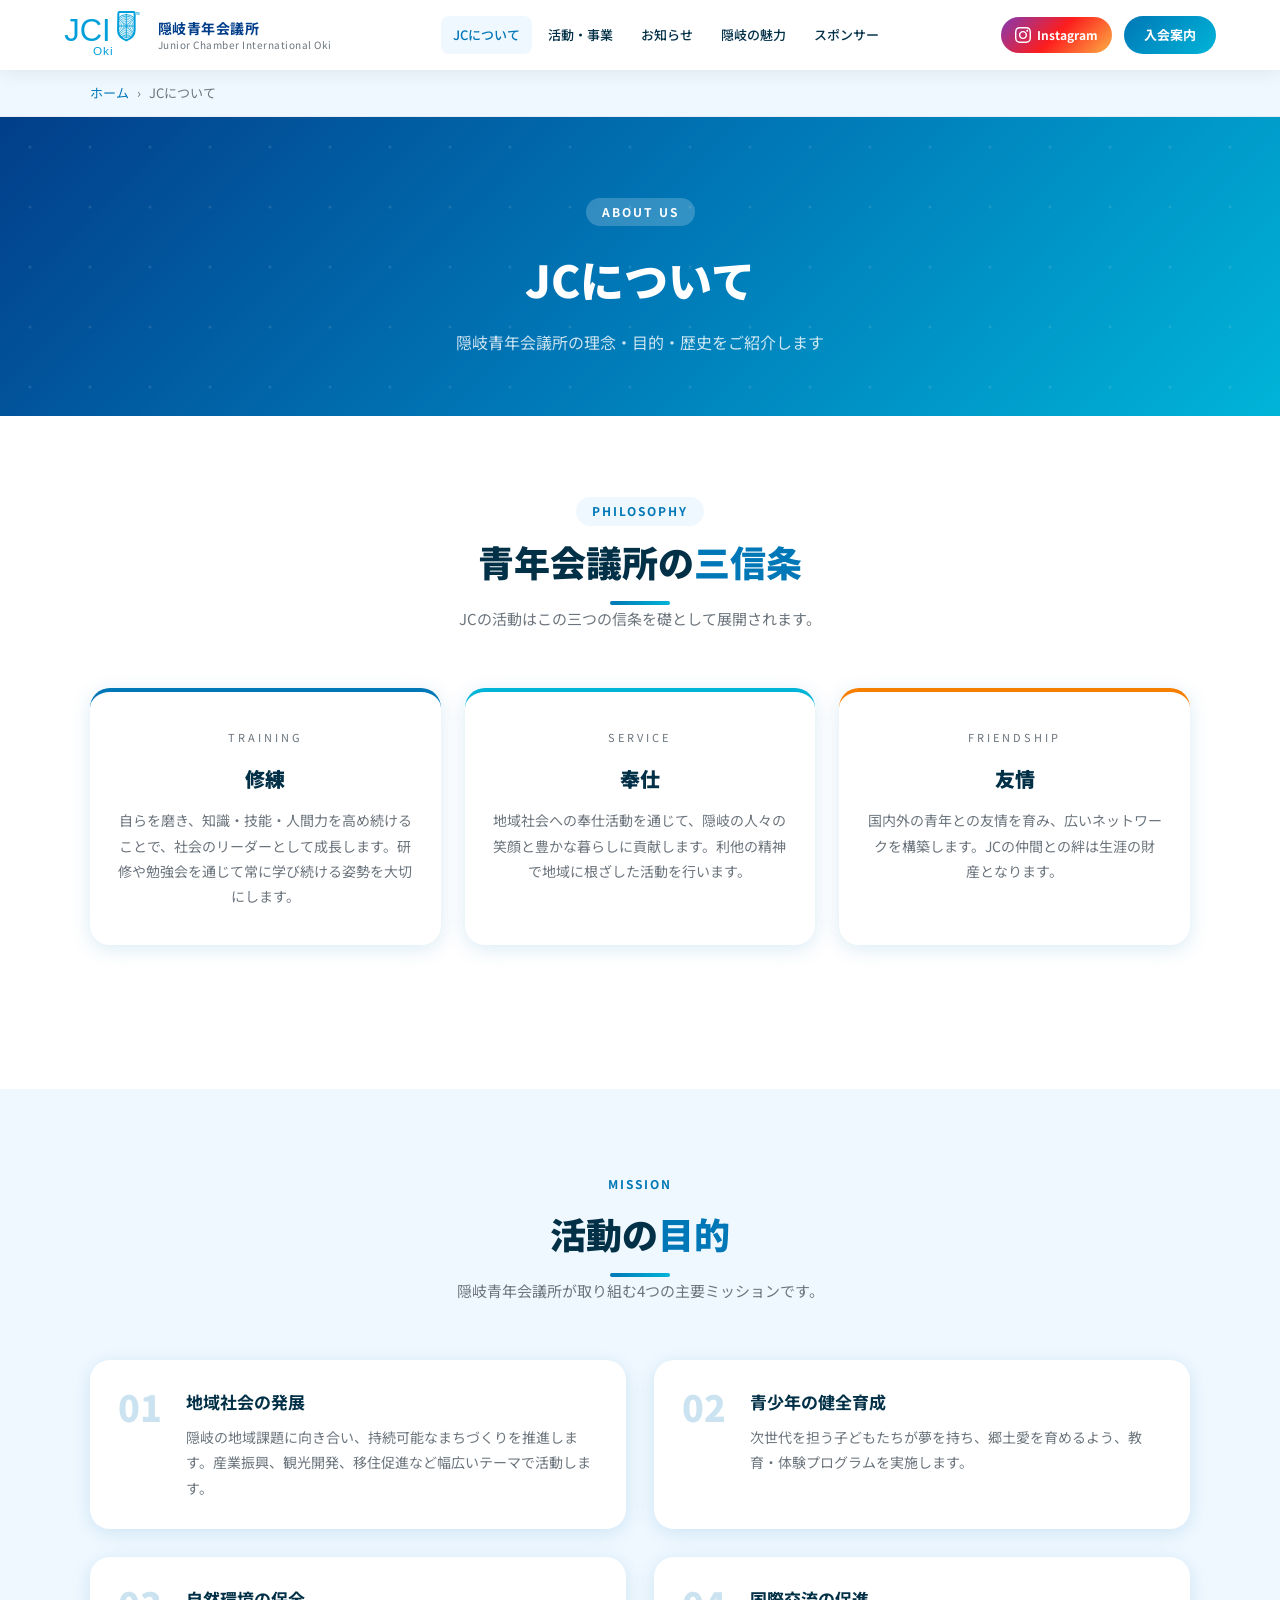
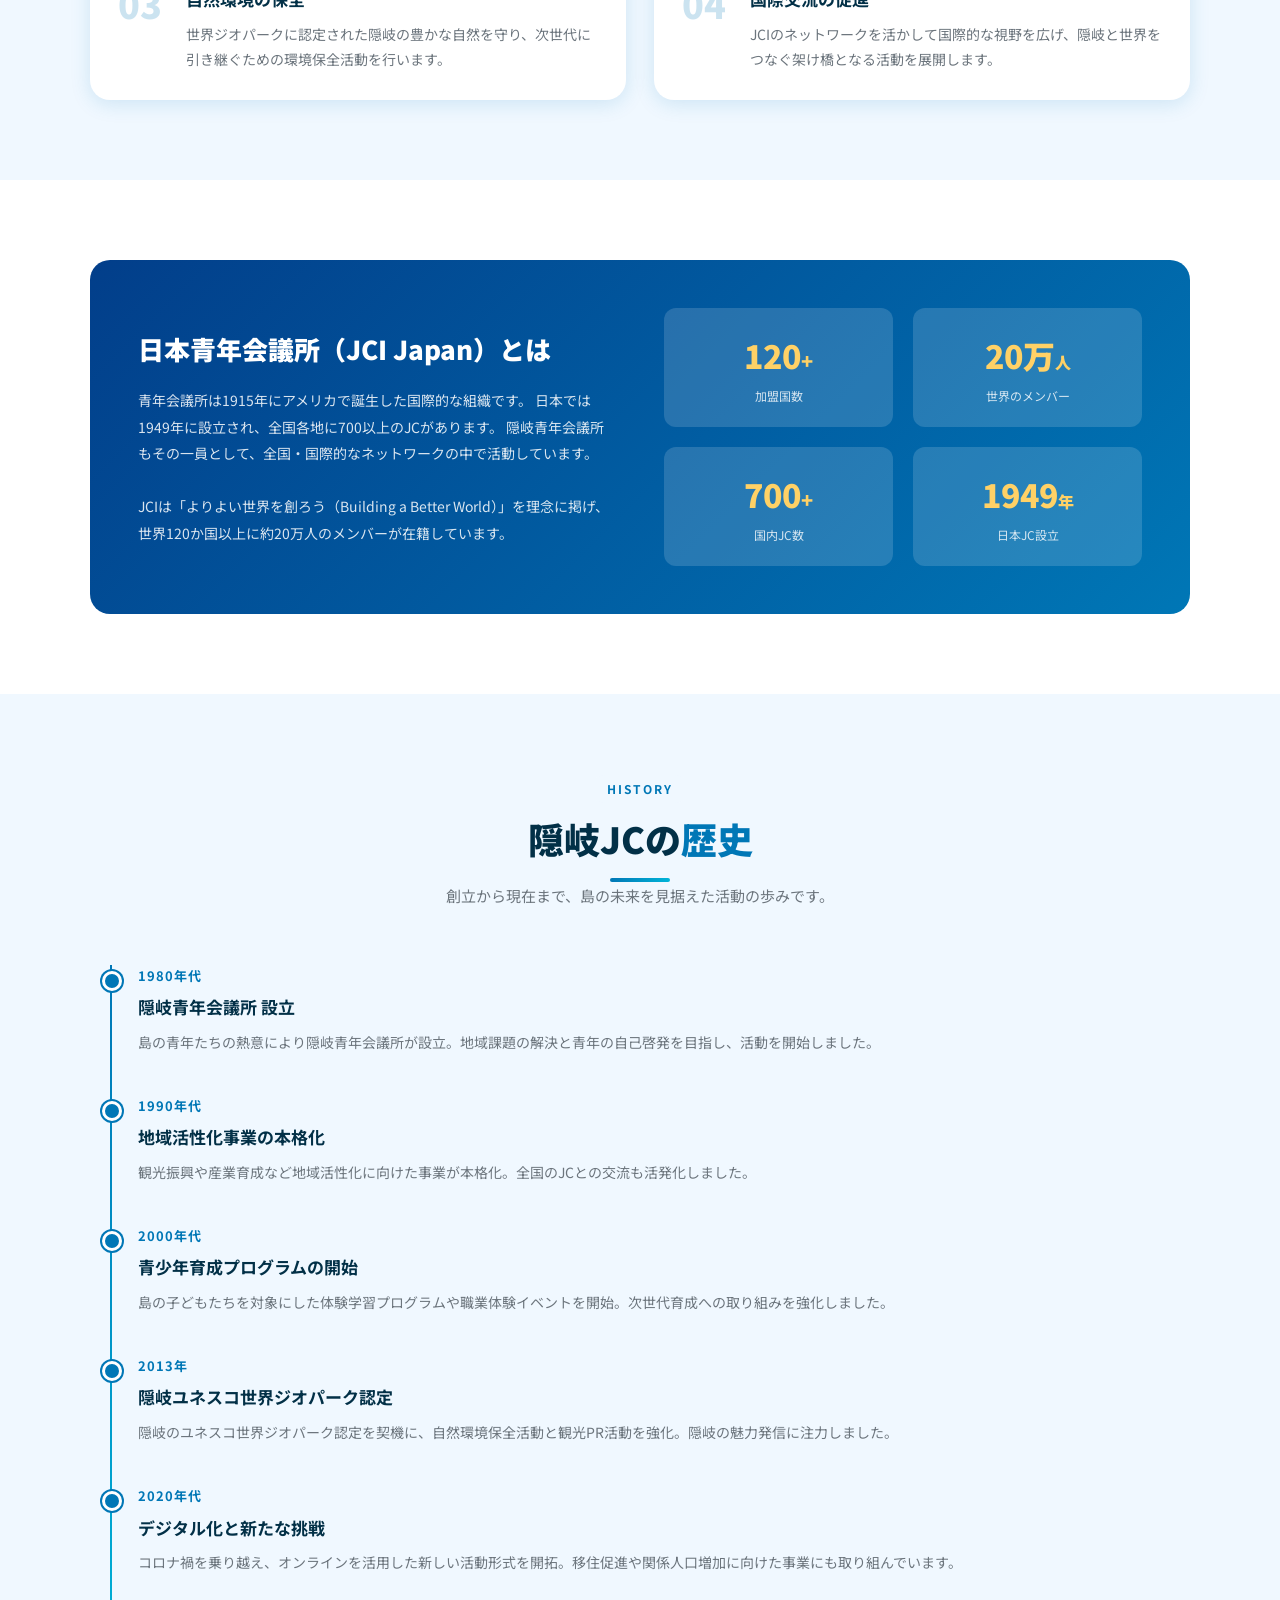
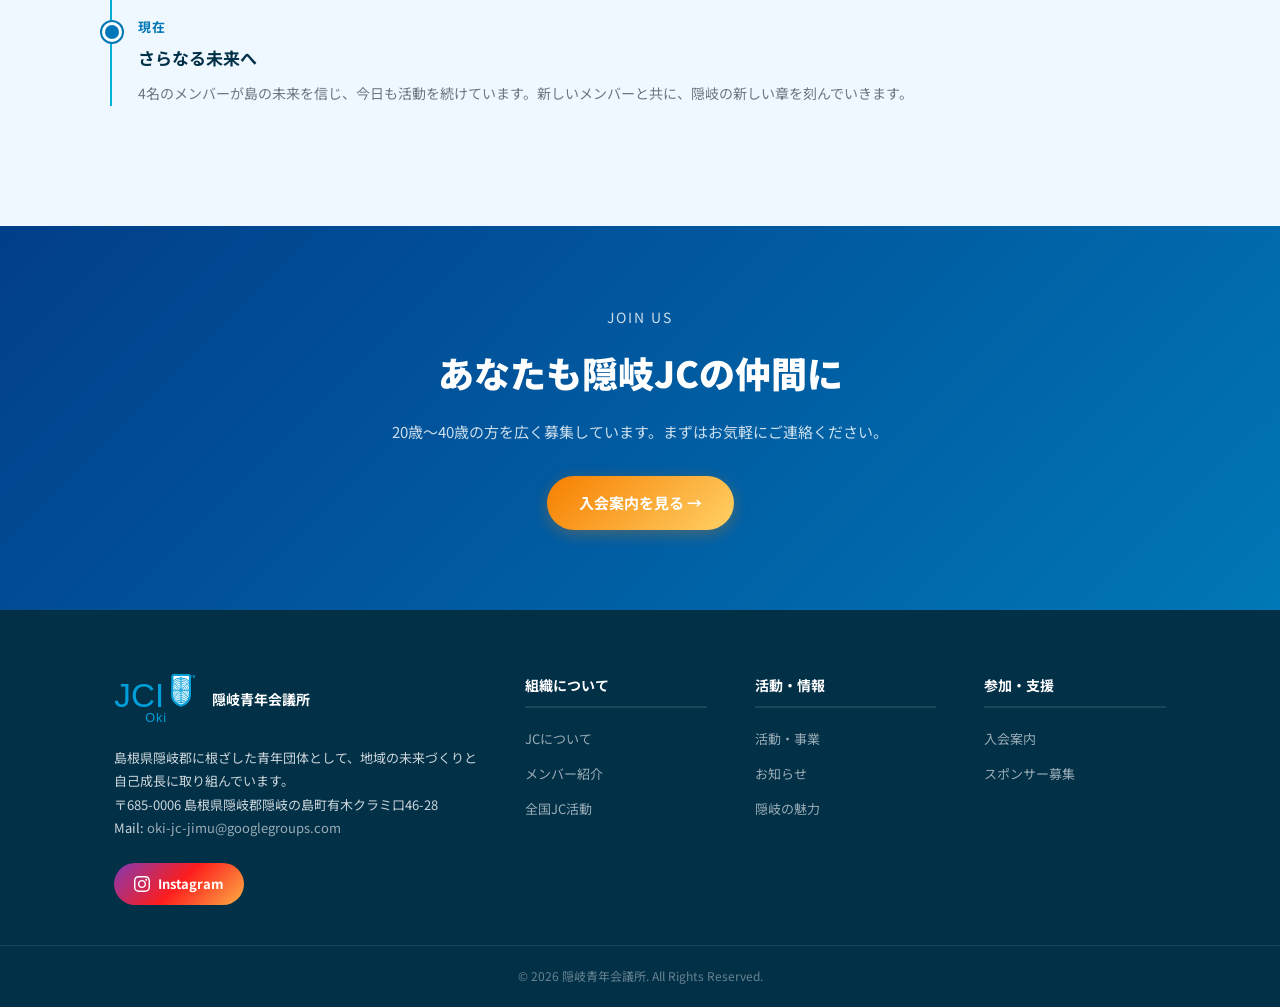
<file: about.html>
<!DOCTYPE html>
<html lang="ja">
<head>
  <meta charset="UTF-8">
  <meta name="viewport" content="width=device-width, initial-scale=1.0">
  <title>JCについて | 隠岐青年会議所</title>
  <meta name="description" content="隠岐青年会議所の理念・活動目的・歴史についてご紹介します。">
  <link rel="stylesheet" href="css/style.css">
  <style>
    .mission-grid {
      display: grid;
      grid-template-columns: repeat(3, 1fr);
      gap: 24px;
      margin-bottom: 64px;
    }
    .mission-card {
      background: white;
      border-radius: var(--radius-lg);
      padding: 36px 28px;
      text-align: center;
      box-shadow: var(--shadow);
      transition: var(--transition);
      border-top: 4px solid transparent;
    }
    .mission-card:hover { transform: translateY(-6px); box-shadow: var(--shadow-hover); }
    .mission-card.blue { border-top-color: var(--primary); }
    .mission-card.teal { border-top-color: var(--secondary); }
    .mission-card.orange { border-top-color: var(--accent); }
    .mission-icon {
      font-size: 48px;
      margin-bottom: 16px;
      line-height: 1;
    }
    .mission-title {
      font-size: 20px;
      font-weight: 900;
      color: var(--dark);
      margin-bottom: 12px;
    }
    .mission-en {
      font-size: 11px;
      letter-spacing: 3px;
      color: var(--gray);
      margin-bottom: 16px;
    }
    .mission-text {
      font-size: 14px;
      color: var(--gray);
      line-height: 1.8;
    }

    /* タイムライン */
    .timeline {
      position: relative;
      padding-left: 48px;
    }
    .timeline::before {
      content: '';
      position: absolute;
      left: 20px;
      top: 0;
      bottom: 0;
      width: 2px;
      background: linear-gradient(to bottom, var(--primary), var(--secondary));
    }
    .timeline-item {
      position: relative;
      margin-bottom: 40px;
    }
    .timeline-item::before {
      content: '';
      position: absolute;
      left: -36px;
      top: 6px;
      width: 14px;
      height: 14px;
      background: var(--primary);
      border-radius: 50%;
      border: 3px solid white;
      box-shadow: 0 0 0 2px var(--primary);
    }
    .timeline-year {
      font-size: 13px;
      font-weight: 700;
      color: var(--primary);
      margin-bottom: 6px;
      letter-spacing: 1px;
    }
    .timeline-title {
      font-size: 17px;
      font-weight: 700;
      color: var(--dark);
      margin-bottom: 8px;
    }
    .timeline-text {
      font-size: 14px;
      color: var(--gray);
      line-height: 1.8;
    }

    /* 活動目的 */
    .purpose-grid {
      display: grid;
      grid-template-columns: repeat(2, 1fr);
      gap: 28px;
    }
    .purpose-card {
      background: white;
      border-radius: var(--radius-lg);
      padding: 28px;
      box-shadow: var(--shadow);
      display: flex;
      gap: 20px;
      align-items: flex-start;
      transition: var(--transition);
    }
    .purpose-card:hover { transform: translateY(-4px); box-shadow: var(--shadow-hover); }
    .purpose-num {
      font-size: 36px;
      font-weight: 900;
      color: var(--primary);
      opacity: 0.2;
      line-height: 1;
      min-width: 48px;
    }
    .purpose-body h4 {
      font-size: 17px;
      font-weight: 700;
      color: var(--dark);
      margin-bottom: 8px;
    }
    .purpose-body p {
      font-size: 14px;
      color: var(--gray);
      line-height: 1.8;
    }

    /* JCI */
    .jci-section {
      background: linear-gradient(135deg, var(--primary-dark), var(--primary));
      border-radius: var(--radius-lg);
      padding: 48px;
      color: white;
      display: grid;
      grid-template-columns: 1fr 1fr;
      gap: 48px;
      align-items: center;
    }
    .jci-section h3 {
      font-size: 26px;
      font-weight: 900;
      margin-bottom: 16px;
    }
    .jci-section p {
      font-size: 14px;
      line-height: 1.9;
      opacity: 0.85;
    }
    .jci-stats {
      display: grid;
      grid-template-columns: repeat(2, 1fr);
      gap: 20px;
    }
    .jci-stat {
      background: rgba(255,255,255,0.15);
      border-radius: 12px;
      padding: 20px;
      text-align: center;
    }
    .jci-stat .num {
      font-size: 32px;
      font-weight: 900;
      color: var(--accent-light);
      margin-bottom: 4px;
    }
    .jci-stat .label {
      font-size: 12px;
      opacity: 0.8;
    }

    .fade-in { opacity: 0; transform: translateY(24px); transition: opacity 0.6s ease, transform 0.6s ease; }
    .fade-in.visible { opacity: 1; transform: translateY(0); }

    @media (max-width: 768px) {
      .mission-grid { grid-template-columns: 1fr; }
      .purpose-grid { grid-template-columns: 1fr; }
      .jci-section { grid-template-columns: 1fr; padding: 32px 24px; }
    }
  </style>
</head>
<body>

<header class="header">
  <div class="header-inner">
    <a href="index.html" class="header-logo">
      <img src="images/jci-oki-logo.svg" alt="JCI Oki" class="header-logo-img">
      <div class="header-logo-text">
        <span class="org-name">隠岐青年会議所</span>
        <span class="org-sub">Junior Chamber International Oki</span>
      </div>
    </a>
    <nav class="header-nav">
      <a href="about.html" class="active">JCについて</a>
      <a href="activities.html">活動・事業</a>
      <a href="news.html">お知らせ</a>
      <a href="oki-info.html">隠岐の魅力</a>
      <a href="sponsor.html">スポンサー</a>
    </nav>
    <div class="header-right">
      <a href="https://www.instagram.com/oki_jci?igsh=MTJpMnRlNXYxaTF3Zw%3D%3D&utm_source=qr" target="_blank" rel="noopener" class="header-instagram">
        <svg xmlns="http://www.w3.org/2000/svg" viewBox="0 0 24 24" fill="currentColor"><path d="M12 2.163c3.204 0 3.584.012 4.85.07 3.252.148 4.771 1.691 4.919 4.919.058 1.265.069 1.645.069 4.849 0 3.205-.012 3.584-.069 4.849-.149 3.225-1.664 4.771-4.919 4.919-1.266.058-1.644.07-4.85.07-3.204 0-3.584-.012-4.849-.07-3.26-.149-4.771-1.699-4.919-4.92-.058-1.265-.07-1.644-.07-4.849 0-3.204.013-3.583.07-4.849.149-3.227 1.664-4.771 4.919-4.919 1.266-.057 1.645-.069 4.849-.069zm0-2.163c-3.259 0-3.667.014-4.947.072-4.358.2-6.78 2.618-6.98 6.98-.059 1.281-.073 1.689-.073 4.948 0 3.259.014 3.668.072 4.948.2 4.358 2.618 6.78 6.98 6.98 1.281.058 1.689.072 4.948.072 3.259 0 3.668-.014 4.948-.072 4.354-.2 6.782-2.618 6.979-6.98.059-1.28.073-1.689.073-4.948 0-3.259-.014-3.667-.072-4.947-.196-4.354-2.617-6.78-6.979-6.98-1.281-.059-1.69-.073-4.949-.073zm0 5.838c-3.403 0-6.162 2.759-6.162 6.162s2.759 6.163 6.162 6.163 6.162-2.759 6.162-6.163c0-3.403-2.759-6.162-6.162-6.162zm0 10.162c-2.209 0-4-1.79-4-4 0-2.209 1.791-4 4-4s4 1.791 4 4c0 2.21-1.791 4-4 4zm6.406-11.845c-.796 0-1.441.645-1.441 1.44s.645 1.44 1.441 1.44c.795 0 1.439-.645 1.439-1.44s-.644-1.44-1.439-1.44z"/></svg>
        Instagram
      </a>
      <a href="join.html" class="header-join-btn">入会案内</a>
    </div>
    <button class="hamburger" id="hamburger" aria-label="メニューを開く"><span></span><span></span><span></span></button>
  </div>
</header>

<nav class="mobile-menu" id="mobileMenu">
  <a href="index.html">ホーム</a>
  <a href="about.html">JCについて</a>
  <a href="members.html">メンバー紹介</a>
  <a href="activities.html">活動・事業</a>
  <a href="news.html">お知らせ</a>
  <a href="oki-info.html">隠岐の魅力</a>
  <a href="national-jc.html">全国JC活動</a>
  <a href="sponsor.html">スポンサー募集</a>
  <a href="join.html">入会案内</a>
  <a href="https://www.instagram.com/oki_jci?igsh=MTJpMnRlNXYxaTF3Zw%3D%3D&utm_source=qr" target="_blank" rel="noopener" class="mobile-instagram">Instagram をフォロー</a>
</nav>

<div class="page-content">
  <div class="breadcrumb">
    <div class="breadcrumb-inner">
      <a href="index.html">ホーム</a>
      <span>›</span>
      <span>JCについて</span>
    </div>
  </div>

  <section class="page-hero">
    <div class="page-hero-tag">ABOUT US</div>
    <h1>JCについて</h1>
    <p>隠岐青年会議所の理念・目的・歴史をご紹介します</p>
  </section>

  <!-- 三信条 -->
  <section class="section">
    <div class="section-inner">
      <div class="section-header fade-in">
        <div class="section-tag">PHILOSOPHY</div>
        <h2 class="section-title">青年会議所の<span>三信条</span></h2>
        <div class="section-divider"></div>
        <p class="section-desc">JCの活動はこの三つの信条を礎として展開されます。</p>
      </div>
      <div class="mission-grid">
        <div class="mission-card blue fade-in">

          <div class="mission-en">TRAINING</div>
          <div class="mission-title">修練</div>
          <p class="mission-text">自らを磨き、知識・技能・人間力を高め続けることで、社会のリーダーとして成長します。研修や勉強会を通じて常に学び続ける姿勢を大切にします。</p>
        </div>
        <div class="mission-card teal fade-in">
          
          <div class="mission-en">SERVICE</div>
          <div class="mission-title">奉仕</div>
          <p class="mission-text">地域社会への奉仕活動を通じて、隠岐の人々の笑顔と豊かな暮らしに貢献します。利他の精神で地域に根ざした活動を行います。</p>
        </div>
        <div class="mission-card orange fade-in">
          
          <div class="mission-en">FRIENDSHIP</div>
          <div class="mission-title">友情</div>
          <p class="mission-text">国内外の青年との友情を育み、広いネットワークを構築します。JCの仲間との絆は生涯の財産となります。</p>
        </div>
      </div>
    </div>
  </section>

  <!-- 活動目的 -->
  <section class="section" style="background:var(--bg);">
    <div class="section-inner">
      <div class="section-header fade-in">
        <div class="section-tag">MISSION</div>
        <h2 class="section-title">活動の<span>目的</span></h2>
        <div class="section-divider"></div>
        <p class="section-desc">隠岐青年会議所が取り組む4つの主要ミッションです。</p>
      </div>
      <div class="purpose-grid">
        <div class="purpose-card fade-in">
          <div class="purpose-num">01</div>
          <div class="purpose-body">
            <h4>地域社会の発展</h4>
            <p>隠岐の地域課題に向き合い、持続可能なまちづくりを推進します。産業振興、観光開発、移住促進など幅広いテーマで活動します。</p>
          </div>
        </div>
        <div class="purpose-card fade-in">
          <div class="purpose-num">02</div>
          <div class="purpose-body">
            <h4>青少年の健全育成</h4>
            <p>次世代を担う子どもたちが夢を持ち、郷土愛を育めるよう、教育・体験プログラムを実施します。</p>
          </div>
        </div>
        <div class="purpose-card fade-in">
          <div class="purpose-num">03</div>
          <div class="purpose-body">
            <h4>自然環境の保全</h4>
            <p>世界ジオパークに認定された隠岐の豊かな自然を守り、次世代に引き継ぐための環境保全活動を行います。</p>
          </div>
        </div>
        <div class="purpose-card fade-in">
          <div class="purpose-num">04</div>
          <div class="purpose-body">
            <h4>国際交流の促進</h4>
            <p>JCIのネットワークを活かして国際的な視野を広げ、隠岐と世界をつなぐ架け橋となる活動を展開します。</p>
          </div>
        </div>
      </div>
    </div>
  </section>

  <!-- JCI・日本JC -->
  <section class="section">
    <div class="section-inner">
      <div class="jci-section fade-in">
        <div>
          <h3>日本青年会議所（JCI Japan）とは</h3>
          <p>
            青年会議所は1915年にアメリカで誕生した国際的な組織です。
            日本では1949年に設立され、全国各地に700以上のJCがあります。
            隠岐青年会議所もその一員として、全国・国際的なネットワークの中で活動しています。<br><br>
            JCIは「よりよい世界を創ろう（Building a Better World）」を理念に掲げ、
            世界120か国以上に約20万人のメンバーが在籍しています。
          </p>
        </div>
        <div class="jci-stats">
          <div class="jci-stat">
            <div class="num">120<span style="font-size:20px;">+</span></div>
            <div class="label">加盟国数</div>
          </div>
          <div class="jci-stat">
            <div class="num">20万<span style="font-size:16px;">人</span></div>
            <div class="label">世界のメンバー</div>
          </div>
          <div class="jci-stat">
            <div class="num">700<span style="font-size:20px;">+</span></div>
            <div class="label">国内JC数</div>
          </div>
          <div class="jci-stat">
            <div class="num">1949<span style="font-size:16px;">年</span></div>
            <div class="label">日本JC設立</div>
          </div>
        </div>
      </div>
    </div>
  </section>

  <!-- 歴史 -->
  <section class="section" style="background:var(--bg);">
    <div class="section-inner">
      <div class="section-header fade-in">
        <div class="section-tag">HISTORY</div>
        <h2 class="section-title">隠岐JCの<span>歴史</span></h2>
        <div class="section-divider"></div>
        <p class="section-desc">創立から現在まで、島の未来を見据えた活動の歩みです。</p>
      </div>
      <div class="timeline fade-in">
        <div class="timeline-item">
          <div class="timeline-year">1980年代</div>
          <div class="timeline-title">隠岐青年会議所 設立</div>
          <p class="timeline-text">島の青年たちの熱意により隠岐青年会議所が設立。地域課題の解決と青年の自己啓発を目指し、活動を開始しました。</p>
        </div>
        <div class="timeline-item">
          <div class="timeline-year">1990年代</div>
          <div class="timeline-title">地域活性化事業の本格化</div>
          <p class="timeline-text">観光振興や産業育成など地域活性化に向けた事業が本格化。全国のJCとの交流も活発化しました。</p>
        </div>
        <div class="timeline-item">
          <div class="timeline-year">2000年代</div>
          <div class="timeline-title">青少年育成プログラムの開始</div>
          <p class="timeline-text">島の子どもたちを対象にした体験学習プログラムや職業体験イベントを開始。次世代育成への取り組みを強化しました。</p>
        </div>
        <div class="timeline-item">
          <div class="timeline-year">2013年</div>
          <div class="timeline-title">隠岐ユネスコ世界ジオパーク認定</div>
          <p class="timeline-text">隠岐のユネスコ世界ジオパーク認定を契機に、自然環境保全活動と観光PR活動を強化。隠岐の魅力発信に注力しました。</p>
        </div>
        <div class="timeline-item">
          <div class="timeline-year">2020年代</div>
          <div class="timeline-title">デジタル化と新たな挑戦</div>
          <p class="timeline-text">コロナ禍を乗り越え、オンラインを活用した新しい活動形式を開拓。移住促進や関係人口増加に向けた事業にも取り組んでいます。</p>
        </div>
        <div class="timeline-item">
          <div class="timeline-year">現在</div>
          <div class="timeline-title">さらなる未来へ</div>
          <p class="timeline-text">4名のメンバーが島の未来を信じ、今日も活動を続けています。新しいメンバーと共に、隠岐の新しい章を刻んでいきます。</p>
        </div>
      </div>
    </div>
  </section>

  <!-- 入会CTA -->
  <section style="background:linear-gradient(135deg,var(--primary-dark),var(--primary));padding:80px 24px;text-align:center;">
    <div style="position:relative;">
      <p style="color:rgba(255,255,255,0.8);font-size:14px;letter-spacing:2px;margin-bottom:12px;">JOIN US</p>
      <h2 style="font-size:clamp(24px,4vw,36px);font-weight:900;color:white;margin-bottom:16px;">あなたも隠岐JCの仲間に</h2>
      <p style="color:rgba(255,255,255,0.8);font-size:15px;margin-bottom:32px;">20歳〜40歳の方を広く募集しています。まずはお気軽にご連絡ください。</p>
      <a href="join.html" class="btn btn-accent">入会案内を見る →</a>
    </div>
  </section>
</div>

<footer class="footer">
  <div class="footer-top">
    <div>
      <div class="footer-logo">
        <img src="images/jci-oki-logo.svg" alt="JCI Oki" class="footer-logo-img">
        <div class="footer-logo-text">
          <div class="org-name">隠岐青年会議所</div>
        </div>
      </div>
      <p class="footer-desc">島根県隠岐郡に根ざした青年団体として、地域の未来づくりと自己成長に取り組んでいます。<br>〒685-0006 島根県隠岐郡隠岐の島町有木クラミ口46-28<br>Mail: <a href="mailto:oki-jc-jimu@googlegroups.com" style="color:rgba(255,255,255,0.6);">oki-jc-jimu@googlegroups.com</a></p>
      <a href="https://www.instagram.com/oki_jci?igsh=MTJpMnRlNXYxaTF3Zw%3D%3D&utm_source=qr" target="_blank" rel="noopener" class="footer-instagram">
        <svg xmlns="http://www.w3.org/2000/svg" viewBox="0 0 24 24" fill="currentColor" style="width:16px;height:16px;"><path d="M12 2.163c3.204 0 3.584.012 4.85.07 3.252.148 4.771 1.691 4.919 4.919.058 1.265.069 1.645.069 4.849 0 3.205-.012 3.584-.069 4.849-.149 3.225-1.664 4.771-4.919 4.919-1.266.058-1.644.07-4.85.07-3.204 0-3.584-.012-4.849-.07-3.26-.149-4.771-1.699-4.919-4.92-.058-1.265-.07-1.644-.07-4.849 0-3.204.013-3.583.07-4.849.149-3.227 1.664-4.771 4.919-4.919 1.266-.057 1.645-.069 4.849-.069zm0-2.163c-3.259 0-3.667.014-4.947.072-4.358.2-6.78 2.618-6.98 6.98-.059 1.281-.073 1.689-.073 4.948 0 3.259.014 3.668.072 4.948.2 4.358 2.618 6.78 6.98 6.98 1.281.058 1.689.072 4.948.072 3.259 0 3.668-.014 4.948-.072 4.354-.2 6.782-2.618 6.979-6.98.059-1.28.073-1.689.073-4.948 0-3.259-.014-3.667-.072-4.947-.196-4.354-2.617-6.78-6.979-6.98-1.281-.059-1.69-.073-4.949-.073zm0 5.838c-3.403 0-6.162 2.759-6.162 6.162s2.759 6.163 6.162 6.163 6.162-2.759 6.162-6.163c0-3.403-2.759-6.162-6.162-6.162zm0 10.162c-2.209 0-4-1.79-4-4 0-2.209 1.791-4 4-4s4 1.791 4 4c0 2.21-1.791 4-4 4zm6.406-11.845c-.796 0-1.441.645-1.441 1.44s.645 1.44 1.441 1.44c.795 0 1.439-.645 1.439-1.44s-.644-1.44-1.439-1.44z"/></svg>
        Instagram
      </a>
    </div>
    <div class="footer-nav">
      <h4>組織について</h4>
      <ul>
        <li><a href="about.html">JCについて</a></li>
        <li><a href="members.html">メンバー紹介</a></li>
        <li><a href="national-jc.html">全国JC活動</a></li>
      </ul>
    </div>
    <div class="footer-nav">
      <h4>活動・情報</h4>
      <ul>
        <li><a href="activities.html">活動・事業</a></li>
        <li><a href="news.html">お知らせ</a></li>
        <li><a href="oki-info.html">隠岐の魅力</a></li>
      </ul>
    </div>
    <div class="footer-nav">
      <h4>参加・支援</h4>
      <ul>
        <li><a href="join.html">入会案内</a></li>
        <li><a href="sponsor.html">スポンサー募集</a></li>
      </ul>
    </div>
  </div>
  <div class="footer-bottom">
    <p>&copy; 2026 隠岐青年会議所. All Rights Reserved.</p>
  </div>
</footer>

<script src="js/main.js"></script>
</body>
</html>
</file>
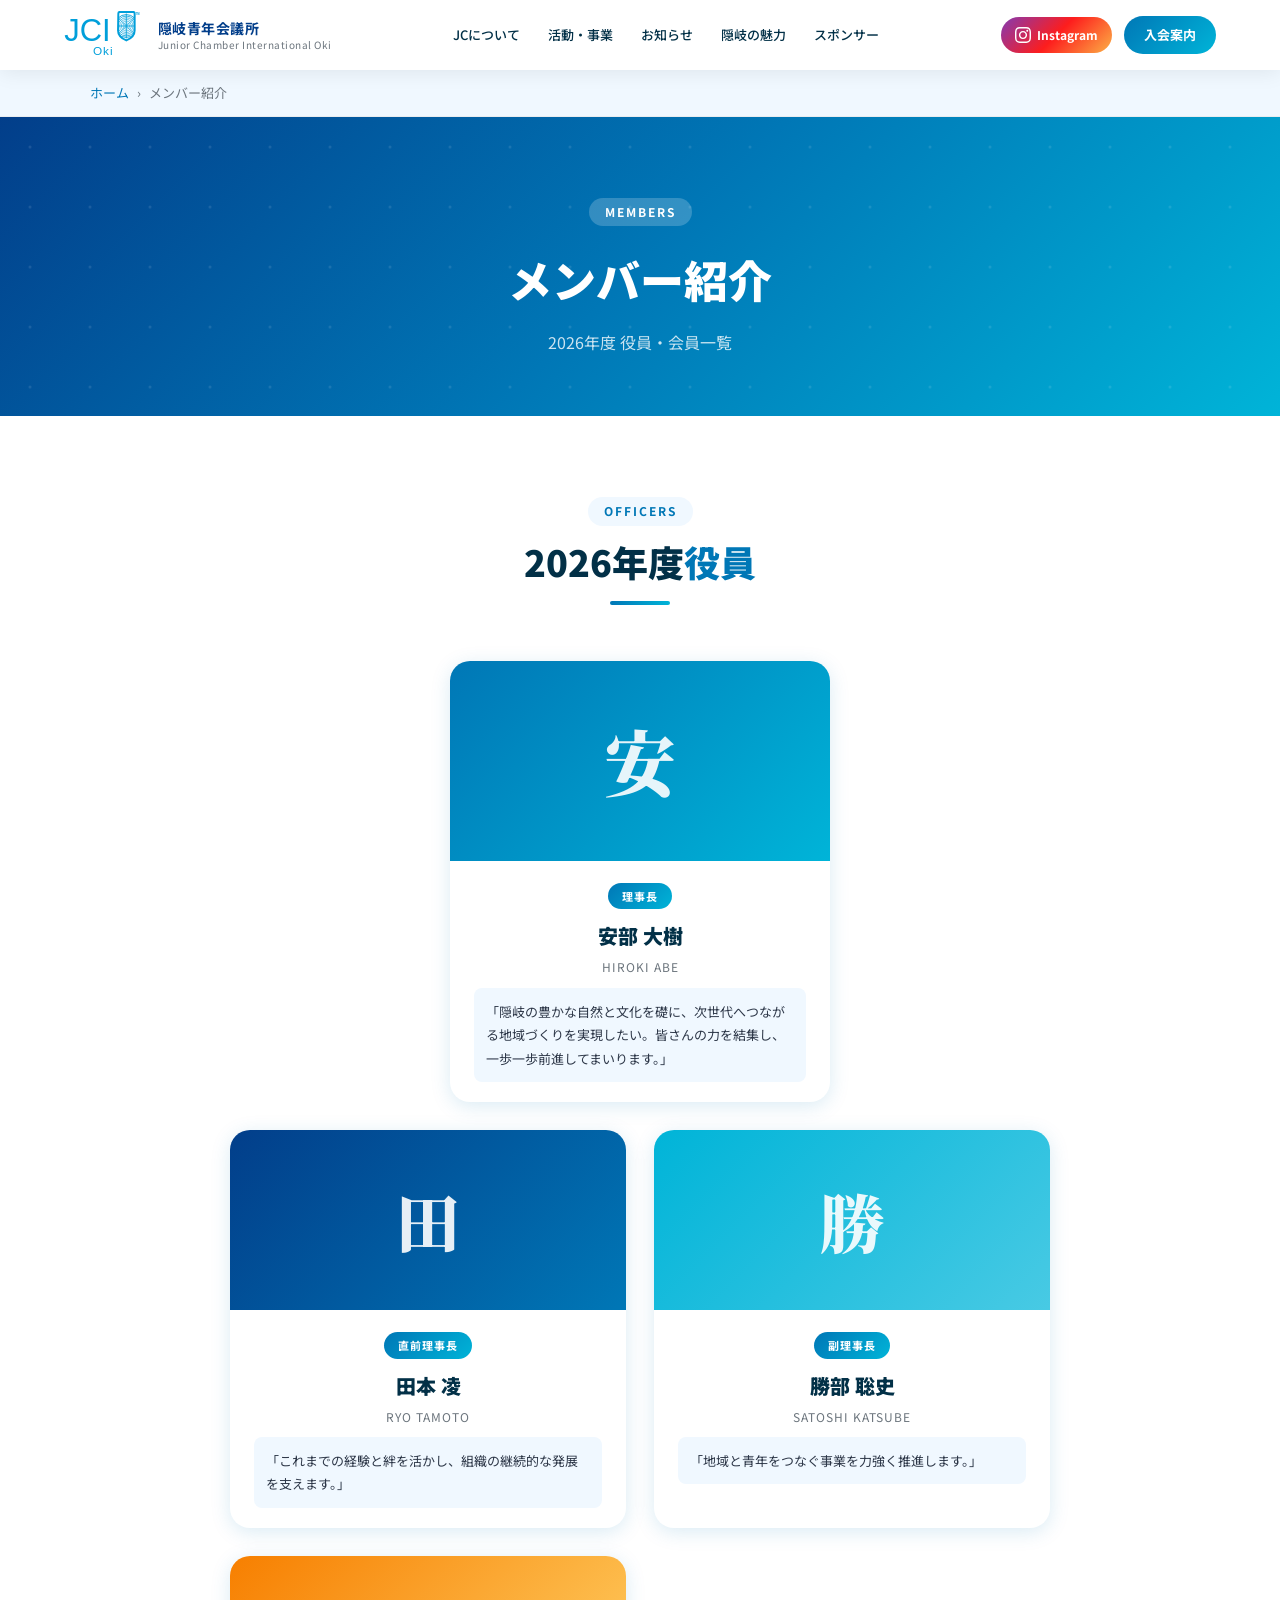
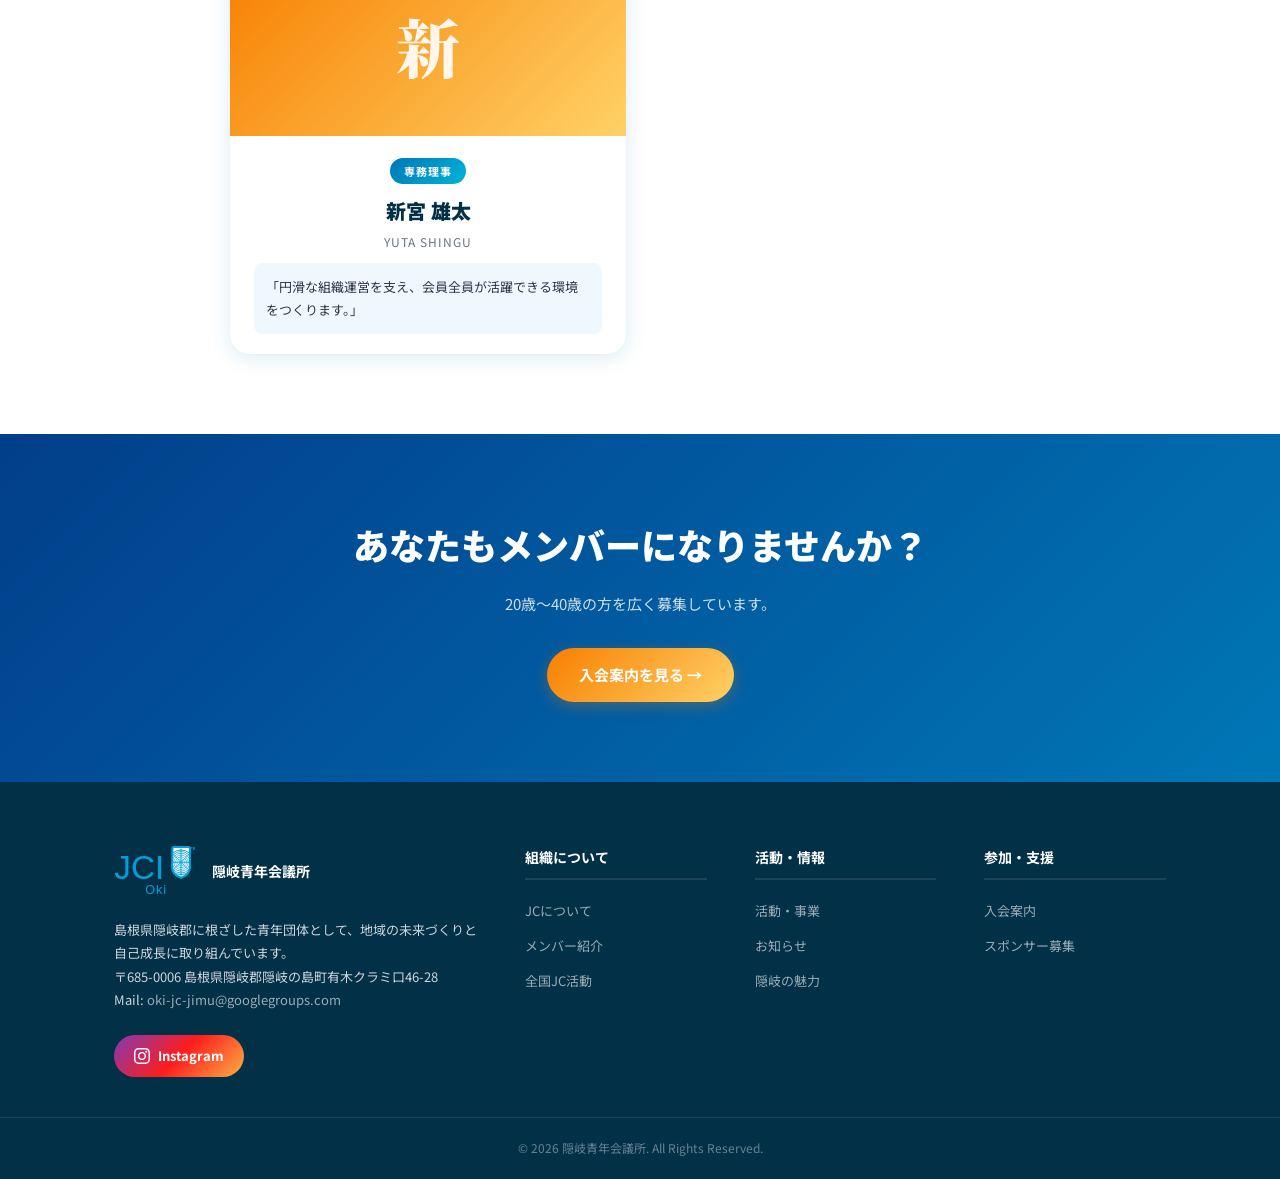
<file: members.html>
<!DOCTYPE html>
<html lang="ja">
<head>
  <meta charset="UTF-8">
  <meta name="viewport" content="width=device-width, initial-scale=1.0">
  <title>メンバー紹介 | 隠岐青年会議所</title>
  <meta name="description" content="隠岐青年会議所の役員・会員一覧をご紹介します。">
  <link rel="stylesheet" href="css/style.css">
  <style>
    .officer-grid {
      display: grid;
      grid-template-columns: repeat(3, 1fr);
      gap: 28px;
      margin-bottom: 64px;
    }
    .officer-card {
      background: white;
      border-radius: var(--radius-lg);
      overflow: hidden;
      box-shadow: var(--shadow);
      transition: var(--transition);
      text-align: center;
    }
    .officer-card:hover { transform: translateY(-6px); box-shadow: var(--shadow-hover); }
    .officer-card.president { grid-column: 1 / -1; max-width: 400px; margin: 0 auto; width: 100%; }
    .officer-img {
      width: 100%;
      height: 220px;
      object-fit: cover;
      background: linear-gradient(135deg, var(--bg), var(--gray-light));
    }
    .officer-card.president .officer-img { height: 280px; }
    .officer-body { padding: 20px 24px; }
    .officer-role {
      display: inline-block;
      padding: 4px 14px;
      background: linear-gradient(135deg, var(--primary), var(--secondary));
      color: white;
      border-radius: 20px;
      font-size: 11px;
      font-weight: 700;
      margin-bottom: 10px;
      letter-spacing: 1px;
    }
    .officer-name {
      font-size: 20px;
      font-weight: 900;
      color: var(--dark);
      margin-bottom: 4px;
    }
    .officer-name-en {
      font-size: 12px;
      color: var(--gray);
      margin-bottom: 10px;
      letter-spacing: 1px;
    }
    .officer-company {
      font-size: 13px;
      color: var(--gray);
      margin-bottom: 12px;
    }
    .officer-msg {
      font-size: 13px;
      color: var(--text);
      line-height: 1.8;
      text-align: left;
      background: var(--bg);
      border-radius: 8px;
      padding: 12px;
    }

    /* 会員一覧テーブル */
    .member-section {
      background: var(--bg);
    }

    .member-grid {
      display: grid;
      grid-template-columns: repeat(4, 1fr);
      gap: 20px;
    }
    .member-card {
      background: white;
      border-radius: var(--radius);
      padding: 20px 16px;
      text-align: center;
      box-shadow: 0 2px 12px rgba(0,0,0,0.06);
      transition: var(--transition);
    }
    .member-card:hover { transform: translateY(-4px); box-shadow: var(--shadow); }
    .member-avatar {
      width: 72px;
      height: 72px;
      border-radius: 50%;
      object-fit: cover;
      margin: 0 auto 12px;
      background: linear-gradient(135deg, var(--primary), var(--secondary));
      display: flex;
      align-items: center;
      justify-content: center;
      color: white;
      font-size: 24px;
      font-weight: 900;
    }
    .member-avatar img { width: 72px; height: 72px; border-radius: 50%; object-fit: cover; }
    .member-name { font-size: 15px; font-weight: 700; color: var(--dark); margin-bottom: 4px; }
    .member-company { font-size: 12px; color: var(--gray); }
    .member-year { font-size: 11px; color: var(--primary); margin-top: 6px; font-weight: 700; }

    .fade-in { opacity: 0; transform: translateY(24px); transition: opacity 0.6s ease, transform 0.6s ease; }
    .fade-in.visible { opacity: 1; transform: translateY(0); }

    @media (max-width: 1024px) { .member-grid { grid-template-columns: repeat(3, 1fr); } }
    @media (max-width: 768px) {
      .officer-grid { grid-template-columns: 1fr; }
      .officer-card.president { max-width: 100%; }
      .member-grid { grid-template-columns: repeat(2, 1fr); }
    }
  </style>
</head>
<body>

<header class="header">
  <div class="header-inner">
    <a href="index.html" class="header-logo">
      <img src="images/jci-oki-logo.svg" alt="JCI Oki" class="header-logo-img">
      <div class="header-logo-text">
        <span class="org-name">隠岐青年会議所</span>
        <span class="org-sub">Junior Chamber International Oki</span>
      </div>
    </a>
    <nav class="header-nav">
      <a href="about.html">JCについて</a>
      <a href="activities.html">活動・事業</a>
      <a href="news.html">お知らせ</a>
      <a href="oki-info.html">隠岐の魅力</a>
      <a href="sponsor.html">スポンサー</a>
    </nav>
    <div class="header-right">
      <a href="https://www.instagram.com/oki_jci?igsh=MTJpMnRlNXYxaTF3Zw%3D%3D&utm_source=qr" target="_blank" rel="noopener" class="header-instagram">
        <svg xmlns="http://www.w3.org/2000/svg" viewBox="0 0 24 24" fill="currentColor"><path d="M12 2.163c3.204 0 3.584.012 4.85.07 3.252.148 4.771 1.691 4.919 4.919.058 1.265.069 1.645.069 4.849 0 3.205-.012 3.584-.069 4.849-.149 3.225-1.664 4.771-4.919 4.919-1.266.058-1.644.07-4.85.07-3.204 0-3.584-.012-4.849-.07-3.26-.149-4.771-1.699-4.919-4.92-.058-1.265-.07-1.644-.07-4.849 0-3.204.013-3.583.07-4.849.149-3.227 1.664-4.771 4.919-4.919 1.266-.057 1.645-.069 4.849-.069zm0-2.163c-3.259 0-3.667.014-4.947.072-4.358.2-6.78 2.618-6.98 6.98-.059 1.281-.073 1.689-.073 4.948 0 3.259.014 3.668.072 4.948.2 4.358 2.618 6.78 6.98 6.98 1.281.058 1.689.072 4.948.072 3.259 0 3.668-.014 4.948-.072 4.354-.2 6.782-2.618 6.979-6.98.059-1.28.073-1.689.073-4.948 0-3.259-.014-3.667-.072-4.947-.196-4.354-2.617-6.78-6.979-6.98-1.281-.059-1.69-.073-4.949-.073zm0 5.838c-3.403 0-6.162 2.759-6.162 6.162s2.759 6.163 6.162 6.163 6.162-2.759 6.162-6.163c0-3.403-2.759-6.162-6.162-6.162zm0 10.162c-2.209 0-4-1.79-4-4 0-2.209 1.791-4 4-4s4 1.791 4 4c0 2.21-1.791 4-4 4zm6.406-11.845c-.796 0-1.441.645-1.441 1.44s.645 1.44 1.441 1.44c.795 0 1.439-.645 1.439-1.44s-.644-1.44-1.439-1.44z"/></svg>
        Instagram
      </a>
      <a href="join.html" class="header-join-btn">入会案内</a>
    </div>
    <button class="hamburger" id="hamburger" aria-label="メニューを開く"><span></span><span></span><span></span></button>
  </div>
</header>

<nav class="mobile-menu" id="mobileMenu">
  <a href="index.html">ホーム</a>
  <a href="about.html">JCについて</a>
  <a href="members.html">メンバー紹介</a>
  <a href="activities.html">活動・事業</a>
  <a href="news.html">お知らせ</a>
  <a href="oki-info.html">隠岐の魅力</a>
  <a href="national-jc.html">全国JC活動</a>
  <a href="sponsor.html">スポンサー募集</a>
  <a href="join.html">入会案内</a>
  <a href="https://www.instagram.com/oki_jci?igsh=MTJpMnRlNXYxaTF3Zw%3D%3D&utm_source=qr" target="_blank" rel="noopener" class="mobile-instagram">Instagram をフォロー</a>
</nav>

<div class="page-content">
  <div class="breadcrumb">
    <div class="breadcrumb-inner">
      <a href="index.html">ホーム</a>
      <span>›</span>
      <span>メンバー紹介</span>
    </div>
  </div>

  <section class="page-hero">
    <div class="page-hero-tag">MEMBERS</div>
    <h1>メンバー紹介</h1>
    <p>2026年度 役員・会員一覧</p>
  </section>

  <!-- 役員紹介 -->
  <section class="section">
    <div class="section-inner">
      <div class="section-header fade-in">
        <div class="section-tag">OFFICERS</div>
        <h2 class="section-title">2026年度<span>役員</span></h2>
        <div class="section-divider"></div>
      </div>

      <!-- 役員カード（4名） -->
      <div class="officer-grid" style="grid-template-columns:repeat(2,1fr);max-width:820px;margin:0 auto;">

        <div class="officer-card president fade-in" style="grid-column:1/-1;max-width:380px;margin:0 auto;width:100%;">
          <div class="officer-img" style="background:linear-gradient(135deg,#0077b6,#00b4d8);display:flex;align-items:center;justify-content:center;height:200px;">
            <span style="font-size:72px;font-weight:900;color:rgba(255,255,255,0.9);font-family:'Noto Serif JP',serif;">安</span>
          </div>
          <div class="officer-body">
            <span class="officer-role">理事長</span>
            <div class="officer-name">安部 大樹</div>
            <div class="officer-name-en">HIROKI ABE</div>
            <div class="officer-msg">「隠岐の豊かな自然と文化を礎に、次世代へつながる地域づくりを実現したい。皆さんの力を結集し、一歩一歩前進してまいります。」</div>
          </div>
        </div>

        <div class="officer-card fade-in">
          <div class="officer-img" style="background:linear-gradient(135deg,#023e8a,#0077b6);display:flex;align-items:center;justify-content:center;height:180px;">
            <span style="font-size:64px;font-weight:900;color:rgba(255,255,255,0.9);font-family:'Noto Serif JP',serif;">田</span>
          </div>
          <div class="officer-body">
            <span class="officer-role">直前理事長</span>
            <div class="officer-name">田本 凌</div>
            <div class="officer-name-en">RYO TAMOTO</div>
            <div class="officer-msg">「これまでの経験と絆を活かし、組織の継続的な発展を支えます。」</div>
          </div>
        </div>

        <div class="officer-card fade-in">
          <div class="officer-img" style="background:linear-gradient(135deg,#00b4d8,#48cae4);display:flex;align-items:center;justify-content:center;height:180px;">
            <span style="font-size:64px;font-weight:900;color:rgba(255,255,255,0.9);font-family:'Noto Serif JP',serif;">勝</span>
          </div>
          <div class="officer-body">
            <span class="officer-role">副理事長</span>
            <div class="officer-name">勝部 聡史</div>
            <div class="officer-name-en">SATOSHI KATSUBE</div>
            <div class="officer-msg">「地域と青年をつなぐ事業を力強く推進します。」</div>
          </div>
        </div>

        <div class="officer-card fade-in">
          <div class="officer-img" style="background:linear-gradient(135deg,#f77f00,#ffd166);display:flex;align-items:center;justify-content:center;height:180px;">
            <span style="font-size:64px;font-weight:900;color:rgba(255,255,255,0.9);font-family:'Noto Serif JP',serif;">新</span>
          </div>
          <div class="officer-body">
            <span class="officer-role">専務理事</span>
            <div class="officer-name">新宮 雄太</div>
            <div class="officer-name-en">YUTA SHINGU</div>
            <div class="officer-msg">「円滑な組織運営を支え、会員全員が活躍できる環境をつくります。」</div>
          </div>
        </div>

      </div>
    </div>
  </section>

  <!-- 入会CTA -->
  <section style="background:linear-gradient(135deg,var(--primary-dark),var(--primary));padding:80px 24px;text-align:center;">
    <h2 style="font-size:clamp(24px,4vw,36px);font-weight:900;color:white;margin-bottom:16px;">あなたもメンバーになりませんか？</h2>
    <p style="color:rgba(255,255,255,0.8);font-size:15px;margin-bottom:32px;">20歳〜40歳の方を広く募集しています。</p>
    <a href="join.html" class="btn btn-accent">入会案内を見る →</a>
  </section>
</div>

<footer class="footer">
  <div class="footer-top">
    <div>
      <div class="footer-logo">
        <img src="images/jci-oki-logo.svg" alt="JCI Oki" class="footer-logo-img">
        <div class="footer-logo-text">
          <div class="org-name">隠岐青年会議所</div>
        </div>
      </div>
      <p class="footer-desc">島根県隠岐郡に根ざした青年団体として、地域の未来づくりと自己成長に取り組んでいます。<br>〒685-0006 島根県隠岐郡隠岐の島町有木クラミ口46-28<br>Mail: <a href="mailto:oki-jc-jimu@googlegroups.com" style="color:rgba(255,255,255,0.6);">oki-jc-jimu@googlegroups.com</a></p>
      <a href="https://www.instagram.com/oki_jci?igsh=MTJpMnRlNXYxaTF3Zw%3D%3D&utm_source=qr" target="_blank" rel="noopener" class="footer-instagram">
        <svg xmlns="http://www.w3.org/2000/svg" viewBox="0 0 24 24" fill="currentColor" style="width:16px;height:16px;"><path d="M12 2.163c3.204 0 3.584.012 4.85.07 3.252.148 4.771 1.691 4.919 4.919.058 1.265.069 1.645.069 4.849 0 3.205-.012 3.584-.069 4.849-.149 3.225-1.664 4.771-4.919 4.919-1.266.058-1.644.07-4.85.07-3.204 0-3.584-.012-4.849-.07-3.26-.149-4.771-1.699-4.919-4.92-.058-1.265-.07-1.644-.07-4.849 0-3.204.013-3.583.07-4.849.149-3.227 1.664-4.771 4.919-4.919 1.266-.057 1.645-.069 4.849-.069zm0-2.163c-3.259 0-3.667.014-4.947.072-4.358.2-6.78 2.618-6.98 6.98-.059 1.281-.073 1.689-.073 4.948 0 3.259.014 3.668.072 4.948.2 4.358 2.618 6.78 6.98 6.98 1.281.058 1.689.072 4.948.072 3.259 0 3.668-.014 4.948-.072 4.354-.2 6.782-2.618 6.979-6.98.059-1.28.073-1.689.073-4.948 0-3.259-.014-3.667-.072-4.947-.196-4.354-2.617-6.78-6.979-6.98-1.281-.059-1.69-.073-4.949-.073zm0 5.838c-3.403 0-6.162 2.759-6.162 6.162s2.759 6.163 6.162 6.163 6.162-2.759 6.162-6.163c0-3.403-2.759-6.162-6.162-6.162zm0 10.162c-2.209 0-4-1.79-4-4 0-2.209 1.791-4 4-4s4 1.791 4 4c0 2.21-1.791 4-4 4zm6.406-11.845c-.796 0-1.441.645-1.441 1.44s.645 1.44 1.441 1.44c.795 0 1.439-.645 1.439-1.44s-.644-1.44-1.439-1.44z"/></svg>
        Instagram
      </a>
    </div>
    <div class="footer-nav">
      <h4>組織について</h4>
      <ul>
        <li><a href="about.html">JCについて</a></li>
        <li><a href="members.html">メンバー紹介</a></li>
        <li><a href="national-jc.html">全国JC活動</a></li>
      </ul>
    </div>
    <div class="footer-nav">
      <h4>活動・情報</h4>
      <ul>
        <li><a href="activities.html">活動・事業</a></li>
        <li><a href="news.html">お知らせ</a></li>
        <li><a href="oki-info.html">隠岐の魅力</a></li>
      </ul>
    </div>
    <div class="footer-nav">
      <h4>参加・支援</h4>
      <ul>
        <li><a href="join.html">入会案内</a></li>
        <li><a href="sponsor.html">スポンサー募集</a></li>
      </ul>
    </div>
  </div>
  <div class="footer-bottom">
    <p>&copy; 2026 隠岐青年会議所. All Rights Reserved.</p>
  </div>
</footer>

<script src="js/main.js"></script>
</body>
</html>
</file>
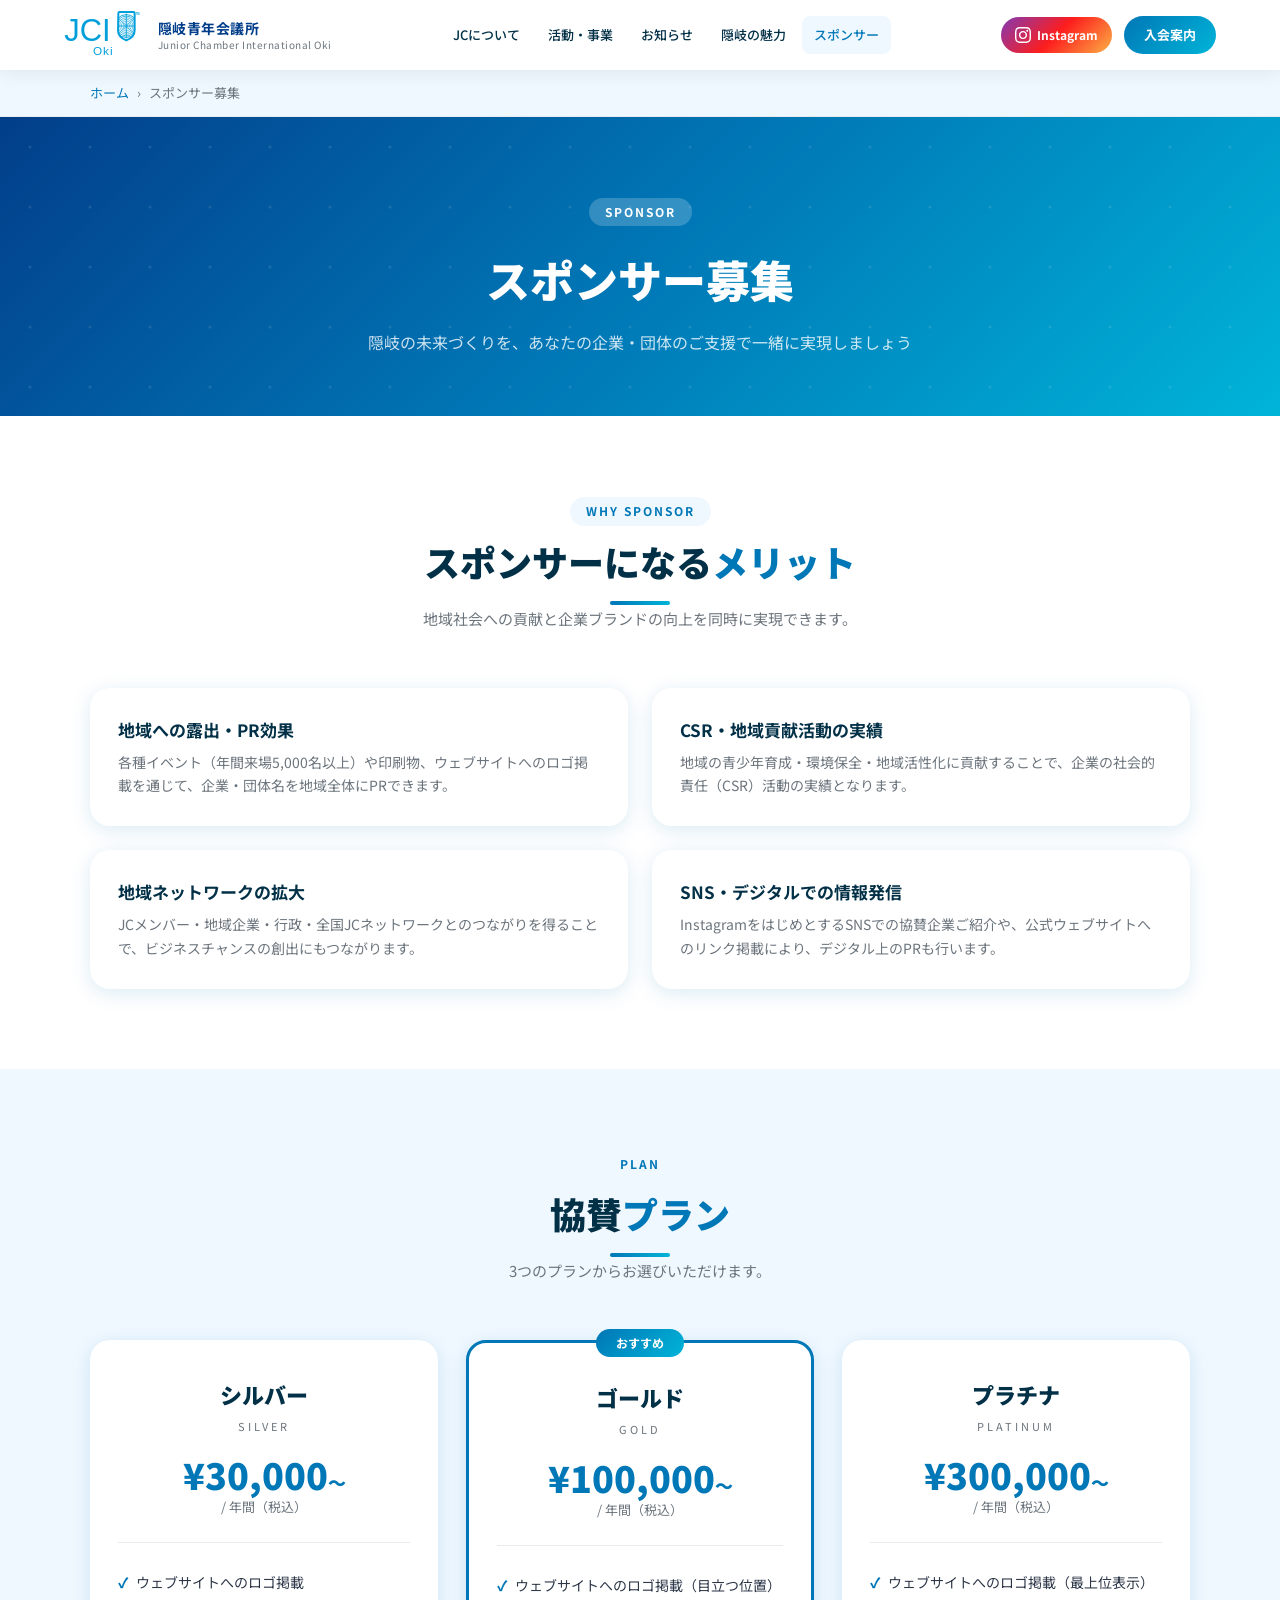
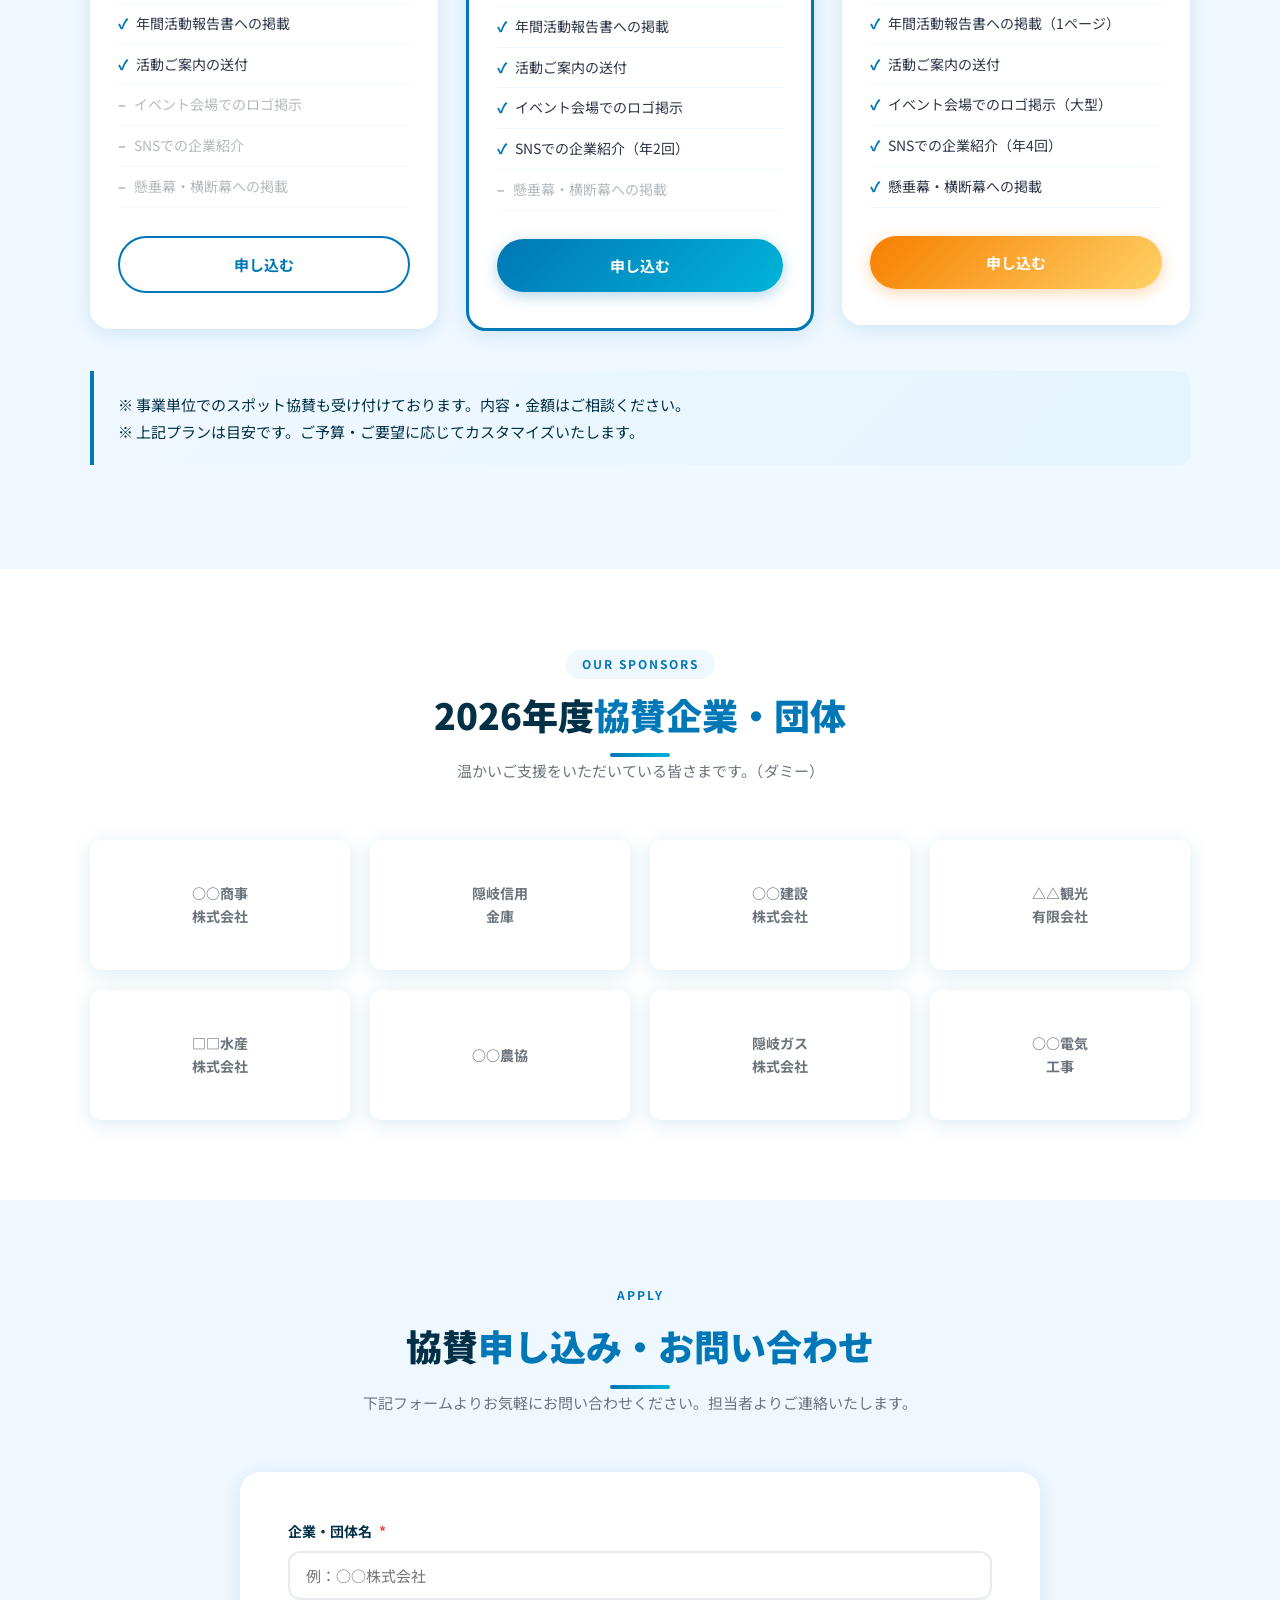
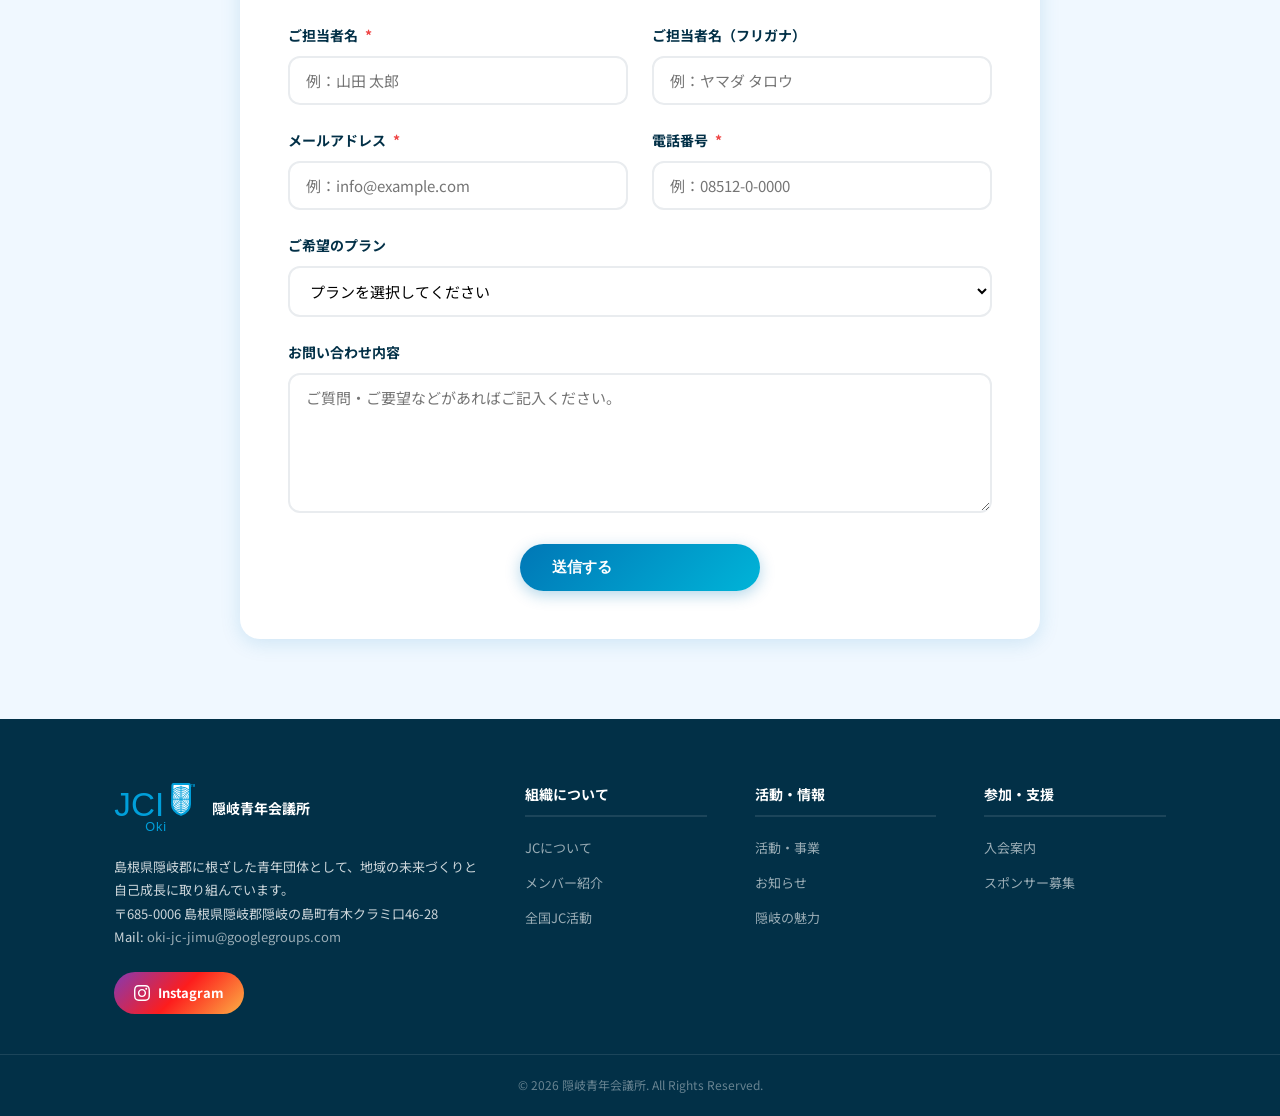
<file: sponsor.html>
<!DOCTYPE html>
<html lang="ja">
<head>
  <meta charset="UTF-8">
  <meta name="viewport" content="width=device-width, initial-scale=1.0">
  <title>スポンサー募集 | 隠岐青年会議所</title>
  <meta name="description" content="隠岐青年会議所の活動スポンサーを募集しています。地域貢献と企業PRを兼ねたご支援をお待ちしています。">
  <link rel="stylesheet" href="css/style.css">
  <style>
    /* スポンサーティア */
    .tier-grid {
      display: grid;
      grid-template-columns: repeat(3, 1fr);
      gap: 28px;
      align-items: start;
    }
    .tier-card {
      background: white;
      border-radius: var(--radius-lg);
      padding: 36px 28px;
      box-shadow: var(--shadow);
      text-align: center;
      position: relative;
      transition: var(--transition);
    }
    .tier-card:hover { transform: translateY(-6px); box-shadow: var(--shadow-hover); }
    .tier-card.recommended {
      border: 3px solid var(--primary);
      transform: scale(1.03);
    }
    .tier-card.recommended:hover { transform: scale(1.03) translateY(-4px); }
    .recommended-badge {
      position: absolute;
      top: -14px;
      left: 50%;
      transform: translateX(-50%);
      background: linear-gradient(135deg, var(--primary), var(--secondary));
      color: white;
      padding: 4px 20px;
      border-radius: 20px;
      font-size: 12px;
      font-weight: 700;
      white-space: nowrap;
    }
    .tier-icon { font-size: 48px; margin-bottom: 12px; }
    .tier-name {
      font-size: 22px;
      font-weight: 900;
      color: var(--dark);
      margin-bottom: 4px;
    }
    .tier-name-en {
      font-size: 11px;
      letter-spacing: 3px;
      color: var(--gray);
      margin-bottom: 20px;
    }
    .tier-price {
      font-size: 36px;
      font-weight: 900;
      color: var(--primary);
      margin-bottom: 4px;
      line-height: 1;
    }
    .tier-price span { font-size: 18px; }
    .tier-unit { font-size: 13px; color: var(--gray); margin-bottom: 24px; }
    .tier-divider { height: 1px; background: var(--gray-light); margin: 20px 0; }
    .tier-features {
      list-style: none;
      text-align: left;
      margin-bottom: 28px;
    }
    .tier-features li {
      padding: 8px 0;
      font-size: 14px;
      color: var(--text);
      border-bottom: 1px solid var(--bg);
      display: flex;
      align-items: flex-start;
      gap: 8px;
    }
    .tier-features li::before {
      content: '✓';
      color: var(--primary);
      font-weight: 900;
      flex-shrink: 0;
    }
    .tier-features li.na {
      color: var(--gray);
      opacity: 0.5;
    }
    .tier-features li.na::before { content: '–'; color: var(--gray); }

    /* メリット一覧 */
    .merit-grid {
      display: grid;
      grid-template-columns: repeat(2, 1fr);
      gap: 24px;
    }
    .merit-card {
      background: white;
      border-radius: var(--radius-lg);
      padding: 28px;
      box-shadow: var(--shadow);
      display: flex;
      gap: 16px;
      align-items: flex-start;
    }
    .merit-icon-wrap {
      width: 52px;
      height: 52px;
      background: linear-gradient(135deg, var(--bg), rgba(0,180,216,0.1));
      border-radius: 12px;
      display: flex;
      align-items: center;
      justify-content: center;
      font-size: 24px;
      flex-shrink: 0;
    }
    .merit-body h4 { font-size: 17px; font-weight: 700; color: var(--dark); margin-bottom: 6px; }
    .merit-body p { font-size: 14px; color: var(--gray); line-height: 1.7; }

    /* 申し込みフォーム */
    .form-wrap {
      background: white;
      border-radius: var(--radius-lg);
      padding: 48px;
      box-shadow: var(--shadow);
      max-width: 800px;
      margin: 0 auto;
    }

    /* スポンサー一覧 */
    .sponsor-logos {
      display: grid;
      grid-template-columns: repeat(4, 1fr);
      gap: 20px;
    }
    .sponsor-logo-box {
      background: white;
      border-radius: var(--radius);
      padding: 20px;
      box-shadow: var(--shadow);
      display: flex;
      align-items: center;
      justify-content: center;
      aspect-ratio: 2/1;
      font-size: 14px;
      font-weight: 700;
      color: var(--gray);
      text-align: center;
    }

    .fade-in { opacity: 0; transform: translateY(24px); transition: opacity 0.6s ease, transform 0.6s ease; }
    .fade-in.visible { opacity: 1; transform: translateY(0); }

    @media (max-width: 900px) {
      .tier-grid { grid-template-columns: 1fr; }
      .tier-card.recommended { transform: scale(1); }
      .merit-grid { grid-template-columns: 1fr; }
      .form-wrap { padding: 28px 20px; }
      .sponsor-logos { grid-template-columns: repeat(2, 1fr); }
    }
  </style>
</head>
<body>

<header class="header">
  <div class="header-inner">
    <a href="index.html" class="header-logo">
      <img src="images/jci-oki-logo.svg" alt="JCI Oki" class="header-logo-img">
      <div class="header-logo-text">
        <span class="org-name">隠岐青年会議所</span>
        <span class="org-sub">Junior Chamber International Oki</span>
      </div>
    </a>
    <nav class="header-nav">
      <a href="about.html">JCについて</a>
      <a href="activities.html">活動・事業</a>
      <a href="news.html">お知らせ</a>
      <a href="oki-info.html">隠岐の魅力</a>
      <a href="sponsor.html" class="active">スポンサー</a>
    </nav>
    <div class="header-right">
      <a href="https://www.instagram.com/oki_jci?igsh=MTJpMnRlNXYxaTF3Zw%3D%3D&utm_source=qr" target="_blank" rel="noopener" class="header-instagram">
        <svg xmlns="http://www.w3.org/2000/svg" viewBox="0 0 24 24" fill="currentColor"><path d="M12 2.163c3.204 0 3.584.012 4.85.07 3.252.148 4.771 1.691 4.919 4.919.058 1.265.069 1.645.069 4.849 0 3.205-.012 3.584-.069 4.849-.149 3.225-1.664 4.771-4.919 4.919-1.266.058-1.644.07-4.85.07-3.204 0-3.584-.012-4.849-.07-3.26-.149-4.771-1.699-4.919-4.92-.058-1.265-.07-1.644-.07-4.849 0-3.204.013-3.583.07-4.849.149-3.227 1.664-4.771 4.919-4.919 1.266-.057 1.645-.069 4.849-.069zm0-2.163c-3.259 0-3.667.014-4.947.072-4.358.2-6.78 2.618-6.98 6.98-.059 1.281-.073 1.689-.073 4.948 0 3.259.014 3.668.072 4.948.2 4.358 2.618 6.78 6.98 6.98 1.281.058 1.689.072 4.948.072 3.259 0 3.668-.014 4.948-.072 4.354-.2 6.782-2.618 6.979-6.98.059-1.28.073-1.689.073-4.948 0-3.259-.014-3.667-.072-4.947-.196-4.354-2.617-6.78-6.979-6.98-1.281-.059-1.69-.073-4.949-.073zm0 5.838c-3.403 0-6.162 2.759-6.162 6.162s2.759 6.163 6.162 6.163 6.162-2.759 6.162-6.163c0-3.403-2.759-6.162-6.162-6.162zm0 10.162c-2.209 0-4-1.79-4-4 0-2.209 1.791-4 4-4s4 1.791 4 4c0 2.21-1.791 4-4 4zm6.406-11.845c-.796 0-1.441.645-1.441 1.44s.645 1.44 1.441 1.44c.795 0 1.439-.645 1.439-1.44s-.644-1.44-1.439-1.44z"/></svg>
        Instagram
      </a>
      <a href="join.html" class="header-join-btn">入会案内</a>
    </div>
    <button class="hamburger" id="hamburger" aria-label="メニューを開く"><span></span><span></span><span></span></button>
  </div>
</header>

<nav class="mobile-menu" id="mobileMenu">
  <a href="index.html">ホーム</a>
  <a href="about.html">JCについて</a>
  <a href="members.html">メンバー紹介</a>
  <a href="activities.html">活動・事業</a>
  <a href="news.html">お知らせ</a>
  <a href="oki-info.html">隠岐の魅力</a>
  <a href="national-jc.html">全国JC活動</a>
  <a href="sponsor.html">スポンサー募集</a>
  <a href="join.html">入会案内</a>
  <a href="https://www.instagram.com/oki_jci?igsh=MTJpMnRlNXYxaTF3Zw%3D%3D&utm_source=qr" target="_blank" rel="noopener" class="mobile-instagram">Instagram をフォロー</a>
</nav>

<div class="page-content">
  <div class="breadcrumb">
    <div class="breadcrumb-inner">
      <a href="index.html">ホーム</a>
      <span>›</span>
      <span>スポンサー募集</span>
    </div>
  </div>

  <section class="page-hero">
    <div class="page-hero-tag">SPONSOR</div>
    <h1>スポンサー募集</h1>
    <p>隠岐の未来づくりを、あなたの企業・団体のご支援で一緒に実現しましょう</p>
  </section>

  <!-- スポンサーになる意義 -->
  <section class="section">
    <div class="section-inner">
      <div class="section-header fade-in">
        <div class="section-tag">WHY SPONSOR</div>
        <h2 class="section-title">スポンサーになる<span>メリット</span></h2>
        <div class="section-divider"></div>
        <p class="section-desc">地域社会への貢献と企業ブランドの向上を同時に実現できます。</p>
      </div>
      <div class="merit-grid">
        <div class="merit-card fade-in">
          
          <div class="merit-body">
            <h4>地域への露出・PR効果</h4>
            <p>各種イベント（年間来場5,000名以上）や印刷物、ウェブサイトへのロゴ掲載を通じて、企業・団体名を地域全体にPRできます。</p>
          </div>
        </div>
        <div class="merit-card fade-in">
          
          <div class="merit-body">
            <h4>CSR・地域貢献活動の実績</h4>
            <p>地域の青少年育成・環境保全・地域活性化に貢献することで、企業の社会的責任（CSR）活動の実績となります。</p>
          </div>
        </div>
        <div class="merit-card fade-in">
          
          <div class="merit-body">
            <h4>地域ネットワークの拡大</h4>
            <p>JCメンバー・地域企業・行政・全国JCネットワークとのつながりを得ることで、ビジネスチャンスの創出にもつながります。</p>
          </div>
        </div>
        <div class="merit-card fade-in">
          
          <div class="merit-body">
            <h4>SNS・デジタルでの情報発信</h4>
            <p>InstagramをはじめとするSNSでの協賛企業ご紹介や、公式ウェブサイトへのリンク掲載により、デジタル上のPRも行います。</p>
          </div>
        </div>
      </div>
    </div>
  </section>

  <!-- スポンサーティア -->
  <section class="section" style="background:var(--bg);">
    <div class="section-inner">
      <div class="section-header fade-in">
        <div class="section-tag">PLAN</div>
        <h2 class="section-title">協賛<span>プラン</span></h2>
        <div class="section-divider"></div>
        <p class="section-desc">3つのプランからお選びいただけます。</p>
      </div>
      <div class="tier-grid">
        <!-- シルバー -->
        <div class="tier-card fade-in">
          
          <div class="tier-name">シルバー</div>
          <div class="tier-name-en">SILVER</div>
          <div class="tier-price">¥30,000<span>〜</span></div>
          <div class="tier-unit">/ 年間（税込）</div>
          <div class="tier-divider"></div>
          <ul class="tier-features">
            <li>ウェブサイトへのロゴ掲載</li>
            <li>年間活動報告書への掲載</li>
            <li>活動ご案内の送付</li>
            <li class="na">イベント会場でのロゴ掲示</li>
            <li class="na">SNSでの企業紹介</li>
            <li class="na">懸垂幕・横断幕への掲載</li>
          </ul>
          <a href="#contact" class="btn btn-outline" style="width:100%;justify-content:center;">申し込む</a>
        </div>
        <!-- ゴールド（おすすめ） -->
        <div class="tier-card recommended fade-in">
          <div class="recommended-badge">おすすめ</div>
          
          <div class="tier-name">ゴールド</div>
          <div class="tier-name-en">GOLD</div>
          <div class="tier-price">¥100,000<span>〜</span></div>
          <div class="tier-unit">/ 年間（税込）</div>
          <div class="tier-divider"></div>
          <ul class="tier-features">
            <li>ウェブサイトへのロゴ掲載（目立つ位置）</li>
            <li>年間活動報告書への掲載</li>
            <li>活動ご案内の送付</li>
            <li>イベント会場でのロゴ掲示</li>
            <li>SNSでの企業紹介（年2回）</li>
            <li class="na">懸垂幕・横断幕への掲載</li>
          </ul>
          <a href="#contact" class="btn btn-primary" style="width:100%;justify-content:center;">申し込む</a>
        </div>
        <!-- プラチナ -->
        <div class="tier-card fade-in">
          
          <div class="tier-name">プラチナ</div>
          <div class="tier-name-en">PLATINUM</div>
          <div class="tier-price">¥300,000<span>〜</span></div>
          <div class="tier-unit">/ 年間（税込）</div>
          <div class="tier-divider"></div>
          <ul class="tier-features">
            <li>ウェブサイトへのロゴ掲載（最上位表示）</li>
            <li>年間活動報告書への掲載（1ページ）</li>
            <li>活動ご案内の送付</li>
            <li>イベント会場でのロゴ掲示（大型）</li>
            <li>SNSでの企業紹介（年4回）</li>
            <li>懸垂幕・横断幕への掲載</li>
          </ul>
          <a href="#contact" class="btn btn-accent" style="width:100%;justify-content:center;">申し込む</a>
        </div>
      </div>
      <div class="highlight-box fade-in" style="margin-top:40px;">
        <p>※ 事業単位でのスポット協賛も受け付けております。内容・金額はご相談ください。<br>
        ※ 上記プランは目安です。ご予算・ご要望に応じてカスタマイズいたします。</p>
      </div>
    </div>
  </section>

  <!-- 現在のスポンサー -->
  <section class="section">
    <div class="section-inner">
      <div class="section-header fade-in">
        <div class="section-tag">OUR SPONSORS</div>
        <h2 class="section-title">2026年度<span>協賛企業・団体</span></h2>
        <div class="section-divider"></div>
        <p class="section-desc">温かいご支援をいただいている皆さまです。（ダミー）</p>
      </div>
      <div class="sponsor-logos fade-in">
        <div class="sponsor-logo-box">○○商事<br>株式会社</div>
        <div class="sponsor-logo-box">隠岐信用<br>金庫</div>
        <div class="sponsor-logo-box">○○建設<br>株式会社</div>
        <div class="sponsor-logo-box">△△観光<br>有限会社</div>
        <div class="sponsor-logo-box">□□水産<br>株式会社</div>
        <div class="sponsor-logo-box">○○農協</div>
        <div class="sponsor-logo-box">隠岐ガス<br>株式会社</div>
        <div class="sponsor-logo-box">○○電気<br>工事</div>
      </div>
    </div>
  </section>

  <!-- 申し込みフォーム -->
  <section class="section" id="contact" style="background:var(--bg);">
    <div class="section-inner">
      <div class="section-header fade-in">
        <div class="section-tag">APPLY</div>
        <h2 class="section-title">協賛<span>申し込み・お問い合わせ</span></h2>
        <div class="section-divider"></div>
        <p class="section-desc">下記フォームよりお気軽にお問い合わせください。担当者よりご連絡いたします。</p>
      </div>
      <div class="form-wrap fade-in">
        <form>
          <div class="form-group">
            <label class="form-label">企業・団体名 <span class="required">*</span></label>
            <input type="text" class="form-input" placeholder="例：○○株式会社">
          </div>
          <div style="display:grid;grid-template-columns:1fr 1fr;gap:24px;">
            <div class="form-group">
              <label class="form-label">ご担当者名 <span class="required">*</span></label>
              <input type="text" class="form-input" placeholder="例：山田 太郎">
            </div>
            <div class="form-group">
              <label class="form-label">ご担当者名（フリガナ）</label>
              <input type="text" class="form-input" placeholder="例：ヤマダ タロウ">
            </div>
          </div>
          <div style="display:grid;grid-template-columns:1fr 1fr;gap:24px;">
            <div class="form-group">
              <label class="form-label">メールアドレス <span class="required">*</span></label>
              <input type="email" class="form-input" placeholder="例：info@example.com">
            </div>
            <div class="form-group">
              <label class="form-label">電話番号 <span class="required">*</span></label>
              <input type="tel" class="form-input" placeholder="例：08512-0-0000">
            </div>
          </div>
          <div class="form-group">
            <label class="form-label">ご希望のプラン</label>
            <select class="form-select">
              <option value="">プランを選択してください</option>
              <option>シルバー（¥30,000〜）</option>
              <option>ゴールド（¥100,000〜）</option>
              <option>プラチナ（¥300,000〜）</option>
              <option>スポット協賛（相談）</option>
            </select>
          </div>
          <div class="form-group">
            <label class="form-label">お問い合わせ内容</label>
            <textarea class="form-textarea" placeholder="ご質問・ご要望などがあればご記入ください。"></textarea>
          </div>
          <div style="text-align:center;">
            <button type="submit" class="btn btn-primary" style="min-width:240px;">送信する</button>
          </div>
        </form>
      </div>
    </div>
  </section>
</div>

<footer class="footer">
  <div class="footer-top">
    <div>
      <div class="footer-logo">
        <img src="images/jci-oki-logo.svg" alt="JCI Oki" class="footer-logo-img">
        <div class="footer-logo-text">
          <div class="org-name">隠岐青年会議所</div>
        </div>
      </div>
      <p class="footer-desc">島根県隠岐郡に根ざした青年団体として、地域の未来づくりと自己成長に取り組んでいます。<br>〒685-0006 島根県隠岐郡隠岐の島町有木クラミ口46-28<br>Mail: <a href="mailto:oki-jc-jimu@googlegroups.com" style="color:rgba(255,255,255,0.6);">oki-jc-jimu@googlegroups.com</a></p>
      <a href="https://www.instagram.com/oki_jci?igsh=MTJpMnRlNXYxaTF3Zw%3D%3D&utm_source=qr" target="_blank" rel="noopener" class="footer-instagram">
        <svg xmlns="http://www.w3.org/2000/svg" viewBox="0 0 24 24" fill="currentColor" style="width:16px;height:16px;"><path d="M12 2.163c3.204 0 3.584.012 4.85.07 3.252.148 4.771 1.691 4.919 4.919.058 1.265.069 1.645.069 4.849 0 3.205-.012 3.584-.069 4.849-.149 3.225-1.664 4.771-4.919 4.919-1.266.058-1.644.07-4.85.07-3.204 0-3.584-.012-4.849-.07-3.26-.149-4.771-1.699-4.919-4.92-.058-1.265-.07-1.644-.07-4.849 0-3.204.013-3.583.07-4.849.149-3.227 1.664-4.771 4.919-4.919 1.266-.057 1.645-.069 4.849-.069zm0-2.163c-3.259 0-3.667.014-4.947.072-4.358.2-6.78 2.618-6.98 6.98-.059 1.281-.073 1.689-.073 4.948 0 3.259.014 3.668.072 4.948.2 4.358 2.618 6.78 6.98 6.98 1.281.058 1.689.072 4.948.072 3.259 0 3.668-.014 4.948-.072 4.354-.2 6.782-2.618 6.979-6.98.059-1.28.073-1.689.073-4.948 0-3.259-.014-3.667-.072-4.947-.196-4.354-2.617-6.78-6.979-6.98-1.281-.059-1.69-.073-4.949-.073zm0 5.838c-3.403 0-6.162 2.759-6.162 6.162s2.759 6.163 6.162 6.163 6.162-2.759 6.162-6.163c0-3.403-2.759-6.162-6.162-6.162zm0 10.162c-2.209 0-4-1.79-4-4 0-2.209 1.791-4 4-4s4 1.791 4 4c0 2.21-1.791 4-4 4zm6.406-11.845c-.796 0-1.441.645-1.441 1.44s.645 1.44 1.441 1.44c.795 0 1.439-.645 1.439-1.44s-.644-1.44-1.439-1.44z"/></svg>
        Instagram
      </a>
    </div>
    <div class="footer-nav">
      <h4>組織について</h4>
      <ul>
        <li><a href="about.html">JCについて</a></li>
        <li><a href="members.html">メンバー紹介</a></li>
        <li><a href="national-jc.html">全国JC活動</a></li>
      </ul>
    </div>
    <div class="footer-nav">
      <h4>活動・情報</h4>
      <ul>
        <li><a href="activities.html">活動・事業</a></li>
        <li><a href="news.html">お知らせ</a></li>
        <li><a href="oki-info.html">隠岐の魅力</a></li>
      </ul>
    </div>
    <div class="footer-nav">
      <h4>参加・支援</h4>
      <ul>
        <li><a href="join.html">入会案内</a></li>
        <li><a href="sponsor.html">スポンサー募集</a></li>
      </ul>
    </div>
  </div>
  <div class="footer-bottom">
    <p>&copy; 2026 隠岐青年会議所. All Rights Reserved.</p>
  </div>
</footer>

<script src="js/main.js"></script>
</body>
</html>
</file>
<file: css/style.css>
/* ===========================
   隠岐青年会議所 共通スタイル
   =========================== */

@import url('https://fonts.googleapis.com/css2?family=Noto+Sans+JP:wght@300;400;500;700;900&family=Noto+Serif+JP:wght@400;600;700&display=swap');

:root {
  --primary: #0077b6;
  --primary-dark: #023e8a;
  --secondary: #00b4d8;
  --accent: #f77f00;
  --accent-light: #ffd166;
  --bg: #f0f8ff;
  --white: #ffffff;
  --dark: #023047;
  --gray: #6c757d;
  --gray-light: #e9ecef;
  --text: #2d3748;
  --shadow: 0 4px 20px rgba(0, 119, 182, 0.15);
  --shadow-hover: 0 8px 30px rgba(0, 119, 182, 0.25);
  --radius: 12px;
  --radius-lg: 20px;
  --transition: all 0.3s ease;
}

* {
  margin: 0;
  padding: 0;
  box-sizing: border-box;
}

html {
  scroll-behavior: smooth;
}

body {
  font-family: 'Noto Sans JP', sans-serif;
  color: var(--text);
  background-color: var(--white);
  line-height: 1.7;
  font-size: 16px;
}

img {
  max-width: 100%;
  height: auto;
  display: block;
}

a {
  text-decoration: none;
  color: inherit;
  transition: var(--transition);
}

ul {
  list-style: none;
}

/* ===========================
   ヘッダー
   =========================== */

.header {
  position: fixed;
  top: 0;
  left: 0;
  width: 100%;
  z-index: 1000;
  background: rgba(255, 255, 255, 0.95);
  backdrop-filter: blur(10px);
  box-shadow: 0 2px 20px rgba(0, 0, 0, 0.08);
  transition: var(--transition);
}

.header-inner {
  max-width: 1200px;
  margin: 0 auto;
  padding: 0 24px;
  display: flex;
  align-items: center;
  justify-content: space-between;
  height: 70px;
}

.header-logo {
  display: flex;
  align-items: center;
  gap: 14px;
}

.header-logo-img {
  height: 48px;
  width: auto;
  display: block;
}

.header-logo-text {
  display: flex;
  flex-direction: column;
  line-height: 1.3;
}

.header-logo-text .org-name {
  font-size: 14px;
  font-weight: 700;
  color: var(--primary-dark);
  letter-spacing: 0.5px;
}

.header-logo-text .org-sub {
  font-size: 10px;
  color: var(--gray);
  letter-spacing: 0.5px;
}

/* フッターロゴ画像 */
.footer-logo-img {
  height: 52px;
  width: auto;
  display: block;
}

.header-nav {
  display: flex;
  align-items: center;
  gap: 4px;
}

.header-nav a {
  padding: 8px 12px;
  font-size: 13px;
  font-weight: 500;
  color: var(--dark);
  border-radius: 8px;
  transition: var(--transition);
}

.header-nav a:hover,
.header-nav a.active {
  background: var(--bg);
  color: var(--primary);
}

.header-right {
  display: flex;
  align-items: center;
  gap: 12px;
}

.header-instagram {
  display: flex;
  align-items: center;
  gap: 6px;
  padding: 8px 14px;
  background: linear-gradient(135deg, #833ab4, #fd1d1d, #fcb045);
  color: white;
  border-radius: 20px;
  font-size: 12px;
  font-weight: 700;
  transition: var(--transition);
}

.header-instagram:hover {
  transform: translateY(-2px);
  box-shadow: 0 4px 15px rgba(131, 58, 180, 0.4);
  color: white;
}

.header-instagram svg {
  width: 16px;
  height: 16px;
}

.header-join-btn {
  padding: 8px 20px;
  background: linear-gradient(135deg, var(--primary), var(--secondary));
  color: white;
  border-radius: 20px;
  font-size: 13px;
  font-weight: 700;
  transition: var(--transition);
}

.header-join-btn:hover {
  transform: translateY(-2px);
  box-shadow: var(--shadow-hover);
  color: white;
}

/* ハンバーガーメニュー */
.hamburger {
  display: none;
  flex-direction: column;
  gap: 5px;
  cursor: pointer;
  padding: 8px;
  background: none;
  border: none;
}

.hamburger span {
  display: block;
  width: 24px;
  height: 2px;
  background: var(--dark);
  border-radius: 2px;
  transition: var(--transition);
}

.hamburger.open span:nth-child(1) {
  transform: translateY(7px) rotate(45deg);
}

.hamburger.open span:nth-child(2) {
  opacity: 0;
}

.hamburger.open span:nth-child(3) {
  transform: translateY(-7px) rotate(-45deg);
}

/* モバイルメニュー */
.mobile-menu {
  display: none;
  position: fixed;
  top: 70px;
  left: 0;
  width: 100%;
  background: white;
  box-shadow: 0 10px 30px rgba(0,0,0,0.1);
  z-index: 999;
  padding: 16px 0;
  transform: translateY(-10px);
  opacity: 0;
  transition: var(--transition);
}

.mobile-menu.open {
  display: block;
  transform: translateY(0);
  opacity: 1;
}

.mobile-menu a {
  display: block;
  padding: 12px 24px;
  font-size: 15px;
  font-weight: 500;
  color: var(--dark);
  border-bottom: 1px solid var(--gray-light);
}

.mobile-menu a:hover {
  background: var(--bg);
  color: var(--primary);
}

.mobile-menu .mobile-instagram {
  display: flex;
  align-items: center;
  gap: 8px;
  margin: 12px 24px 0;
  padding: 12px 20px;
  background: linear-gradient(135deg, #833ab4, #fd1d1d, #fcb045);
  color: white;
  border-radius: 30px;
  font-weight: 700;
  justify-content: center;
  border-bottom: none;
}

/* ===========================
   ページコンテンツ共通
   =========================== */

.page-content {
  padding-top: 70px;
}

/* ===========================
   ページヒーロー（内部ページ用）
   =========================== */

.page-hero {
  background: linear-gradient(135deg, var(--primary-dark) 0%, var(--primary) 50%, var(--secondary) 100%);
  padding: 80px 24px 60px;
  text-align: center;
  position: relative;
  overflow: hidden;
}

.page-hero::before {
  content: '';
  position: absolute;
  inset: 0;
  background: url("data:image/svg+xml,%3Csvg xmlns='http://www.w3.org/2000/svg' width='60' height='60' viewBox='0 0 60 60'%3E%3Ccircle cx='30' cy='30' r='1.5' fill='rgba(255,255,255,0.1)'/%3E%3C/svg%3E");
}

.page-hero-tag {
  display: inline-block;
  padding: 4px 16px;
  background: rgba(255,255,255,0.2);
  color: white;
  border-radius: 20px;
  font-size: 12px;
  font-weight: 700;
  letter-spacing: 2px;
  margin-bottom: 16px;
}

.page-hero h1 {
  font-size: clamp(28px, 5vw, 44px);
  font-weight: 900;
  color: white;
  margin-bottom: 12px;
  position: relative;
}

.page-hero p {
  font-size: 16px;
  color: rgba(255,255,255,0.8);
  max-width: 600px;
  margin: 0 auto;
  position: relative;
}

/* ===========================
   セクション共通
   =========================== */

.section {
  padding: 80px 24px;
}

.section-inner {
  max-width: 1100px;
  margin: 0 auto;
}

.section-header {
  text-align: center;
  margin-bottom: 56px;
}

.section-tag {
  display: inline-block;
  padding: 4px 16px;
  background: var(--bg);
  color: var(--primary);
  border-radius: 20px;
  font-size: 12px;
  font-weight: 700;
  letter-spacing: 2px;
  margin-bottom: 12px;
}

.section-title {
  font-size: clamp(24px, 4vw, 36px);
  font-weight: 900;
  color: var(--dark);
  line-height: 1.3;
  margin-bottom: 16px;
}

.section-title span {
  color: var(--primary);
}

.section-desc {
  font-size: 15px;
  color: var(--gray);
  max-width: 600px;
  margin: 0 auto;
  line-height: 1.8;
}

.section-divider {
  width: 60px;
  height: 4px;
  background: linear-gradient(90deg, var(--primary), var(--secondary));
  border-radius: 2px;
  margin: 16px auto 0;
}

/* ===========================
   カード共通
   =========================== */

.card {
  background: white;
  border-radius: var(--radius-lg);
  overflow: hidden;
  box-shadow: var(--shadow);
  transition: var(--transition);
}

.card:hover {
  transform: translateY(-6px);
  box-shadow: var(--shadow-hover);
}

.card-img {
  width: 100%;
  height: 200px;
  object-fit: cover;
  background: linear-gradient(135deg, var(--bg), var(--gray-light));
}

.card-body {
  padding: 24px;
}

.card-tag {
  display: inline-block;
  padding: 3px 12px;
  background: var(--bg);
  color: var(--primary);
  border-radius: 20px;
  font-size: 11px;
  font-weight: 700;
  margin-bottom: 10px;
}

.card-title {
  font-size: 18px;
  font-weight: 700;
  color: var(--dark);
  margin-bottom: 10px;
  line-height: 1.4;
}

.card-text {
  font-size: 14px;
  color: var(--gray);
  line-height: 1.7;
}

/* グリッド */
.grid-2 { display: grid; grid-template-columns: repeat(2, 1fr); gap: 32px; }
.grid-3 { display: grid; grid-template-columns: repeat(3, 1fr); gap: 28px; }
.grid-4 { display: grid; grid-template-columns: repeat(4, 1fr); gap: 24px; }

/* ===========================
   ボタン
   =========================== */

.btn {
  display: inline-flex;
  align-items: center;
  gap: 8px;
  padding: 14px 32px;
  border-radius: 30px;
  font-size: 15px;
  font-weight: 700;
  cursor: pointer;
  transition: var(--transition);
  border: none;
}

.btn-primary {
  background: linear-gradient(135deg, var(--primary), var(--secondary));
  color: white;
  box-shadow: 0 4px 15px rgba(0, 119, 182, 0.3);
}

.btn-primary:hover {
  transform: translateY(-3px);
  box-shadow: 0 8px 25px rgba(0, 119, 182, 0.4);
  color: white;
}

.btn-outline {
  background: transparent;
  color: var(--primary);
  border: 2px solid var(--primary);
}

.btn-outline:hover {
  background: var(--primary);
  color: white;
  transform: translateY(-3px);
}

.btn-accent {
  background: linear-gradient(135deg, var(--accent), var(--accent-light));
  color: white;
  box-shadow: 0 4px 15px rgba(247, 127, 0, 0.3);
}

.btn-accent:hover {
  transform: translateY(-3px);
  box-shadow: 0 8px 25px rgba(247, 127, 0, 0.4);
  color: white;
}

.btn-center {
  text-align: center;
  margin-top: 48px;
}

/* ===========================
   バッジ・タグ
   =========================== */

.badge {
  display: inline-block;
  padding: 4px 12px;
  border-radius: 20px;
  font-size: 12px;
  font-weight: 700;
}

.badge-blue { background: #dbeafe; color: #1d4ed8; }
.badge-green { background: #dcfce7; color: #15803d; }
.badge-orange { background: #ffedd5; color: #c2410c; }
.badge-purple { background: #f3e8ff; color: #7e22ce; }

/* ===========================
   フッター
   =========================== */

.footer {
  background: var(--dark);
  color: rgba(255,255,255,0.8);
}

.footer-top {
  padding: 64px 24px 40px;
  max-width: 1100px;
  margin: 0 auto;
  display: grid;
  grid-template-columns: 2fr 1fr 1fr 1fr;
  gap: 48px;
}

.footer-logo {
  display: flex;
  align-items: center;
  gap: 12px;
  margin-bottom: 20px;
}

.footer-logo-icon {
  width: 48px;
  height: 48px;
  background: linear-gradient(135deg, var(--primary), var(--secondary));
  border-radius: 10px;
  display: flex;
  align-items: center;
  justify-content: center;
  color: white;
  font-weight: 900;
  font-size: 14px;
}

.footer-logo-text .org-name {
  font-size: 14px;
  font-weight: 700;
  color: white;
}

.footer-logo-text .org-sub {
  font-size: 11px;
  color: rgba(255,255,255,0.5);
}

.footer-desc {
  font-size: 13px;
  line-height: 1.8;
  margin-bottom: 24px;
}

.footer-instagram {
  display: inline-flex;
  align-items: center;
  gap: 8px;
  padding: 10px 20px;
  background: linear-gradient(135deg, #833ab4, #fd1d1d, #fcb045);
  color: white;
  border-radius: 25px;
  font-size: 13px;
  font-weight: 700;
  transition: var(--transition);
}

.footer-instagram:hover {
  transform: translateY(-2px);
  box-shadow: 0 4px 15px rgba(131,58,180,0.4);
  color: white;
}

.footer-nav h4 {
  font-size: 14px;
  font-weight: 700;
  color: white;
  margin-bottom: 16px;
  padding-bottom: 8px;
  border-bottom: 2px solid rgba(255,255,255,0.1);
}

.footer-nav ul li {
  margin-bottom: 8px;
}

.footer-nav ul li a {
  font-size: 13px;
  color: rgba(255,255,255,0.6);
  transition: var(--transition);
}

.footer-nav ul li a:hover {
  color: var(--secondary);
  padding-left: 4px;
}

.footer-bottom {
  border-top: 1px solid rgba(255,255,255,0.1);
  padding: 20px 24px;
  text-align: center;
}

.footer-bottom p {
  font-size: 12px;
  color: rgba(255,255,255,0.4);
}

/* ===========================
   ブレッドクラム
   =========================== */

.breadcrumb {
  padding: 12px 24px;
  background: var(--bg);
  border-bottom: 1px solid var(--gray-light);
}

.breadcrumb-inner {
  max-width: 1100px;
  margin: 0 auto;
  display: flex;
  gap: 8px;
  align-items: center;
  font-size: 13px;
  color: var(--gray);
}

.breadcrumb-inner a {
  color: var(--primary);
}

.breadcrumb-inner a:hover {
  text-decoration: underline;
}

.breadcrumb-inner span {
  color: var(--gray);
}

/* ===========================
   ウェーブ区切り
   =========================== */

.wave-divider {
  overflow: hidden;
  line-height: 0;
  margin-bottom: -1px;
}

.wave-divider svg {
  display: block;
  width: 100%;
}

/* ===========================
   お知らせリスト
   =========================== */

.news-list {
  display: flex;
  flex-direction: column;
  gap: 0;
}

.news-item {
  display: flex;
  align-items: flex-start;
  gap: 20px;
  padding: 20px 0;
  border-bottom: 1px solid var(--gray-light);
  transition: var(--transition);
}

.news-item:hover {
  padding-left: 8px;
}

.news-item:last-child {
  border-bottom: none;
}

.news-date {
  font-size: 13px;
  color: var(--gray);
  white-space: nowrap;
  min-width: 90px;
}

.news-title {
  font-size: 15px;
  font-weight: 500;
  color: var(--dark);
}

.news-title a:hover {
  color: var(--primary);
}

/* ===========================
   テーブル
   =========================== */

.table-wrap {
  overflow-x: auto;
  border-radius: var(--radius);
  box-shadow: var(--shadow);
}

table {
  width: 100%;
  border-collapse: collapse;
  background: white;
}

th {
  background: linear-gradient(135deg, var(--primary), var(--secondary));
  color: white;
  padding: 14px 20px;
  font-size: 14px;
  font-weight: 700;
  text-align: left;
}

td {
  padding: 14px 20px;
  font-size: 14px;
  border-bottom: 1px solid var(--gray-light);
  vertical-align: middle;
}

tr:last-child td {
  border-bottom: none;
}

tr:hover td {
  background: var(--bg);
}

/* ===========================
   フォーム
   =========================== */

.form-group {
  margin-bottom: 24px;
}

.form-label {
  display: block;
  font-size: 14px;
  font-weight: 700;
  color: var(--dark);
  margin-bottom: 8px;
}

.form-label .required {
  color: #ef4444;
  margin-left: 4px;
}

.form-input,
.form-select,
.form-textarea {
  width: 100%;
  padding: 12px 16px;
  border: 2px solid var(--gray-light);
  border-radius: var(--radius);
  font-size: 15px;
  font-family: inherit;
  transition: var(--transition);
  background: white;
}

.form-input:focus,
.form-select:focus,
.form-textarea:focus {
  outline: none;
  border-color: var(--primary);
  box-shadow: 0 0 0 3px rgba(0, 119, 182, 0.1);
}

.form-textarea {
  min-height: 140px;
  resize: vertical;
}

/* ===========================
   アコーディオン
   =========================== */

.accordion-item {
  border: 2px solid var(--gray-light);
  border-radius: var(--radius);
  margin-bottom: 12px;
  overflow: hidden;
}

.accordion-header {
  display: flex;
  align-items: center;
  justify-content: space-between;
  padding: 18px 24px;
  cursor: pointer;
  font-weight: 700;
  font-size: 15px;
  background: white;
  transition: var(--transition);
}

.accordion-header:hover {
  background: var(--bg);
  color: var(--primary);
}

.accordion-header .icon {
  font-size: 20px;
  transition: var(--transition);
}

.accordion-body {
  padding: 0 24px 20px;
  font-size: 14px;
  color: var(--gray);
  line-height: 1.8;
  display: none;
}

.accordion-item.open .accordion-header {
  background: var(--bg);
  color: var(--primary);
}

.accordion-item.open .accordion-body {
  display: block;
}

.accordion-item.open .icon {
  transform: rotate(45deg);
}

/* ===========================
   ステップ
   =========================== */

.steps {
  display: flex;
  gap: 0;
  position: relative;
}

.steps::before {
  content: '';
  position: absolute;
  top: 40px;
  left: 40px;
  right: 40px;
  height: 2px;
  background: linear-gradient(90deg, var(--primary), var(--secondary));
  z-index: 0;
}

.step {
  flex: 1;
  text-align: center;
  position: relative;
  z-index: 1;
}

.step-num {
  width: 64px;
  height: 64px;
  background: linear-gradient(135deg, var(--primary), var(--secondary));
  border-radius: 50%;
  display: flex;
  align-items: center;
  justify-content: center;
  color: white;
  font-size: 22px;
  font-weight: 900;
  margin: 0 auto 16px;
  box-shadow: 0 4px 15px rgba(0,119,182,0.3);
}

.step-title {
  font-size: 15px;
  font-weight: 700;
  color: var(--dark);
  margin-bottom: 8px;
}

.step-text {
  font-size: 13px;
  color: var(--gray);
}

/* ===========================
   統計カウンター
   =========================== */

.stats {
  display: flex;
  gap: 32px;
  flex-wrap: wrap;
}

.stat-item {
  text-align: center;
  flex: 1;
  min-width: 120px;
}

.stat-num {
  font-size: 48px;
  font-weight: 900;
  color: var(--primary);
  line-height: 1;
  margin-bottom: 8px;
}

.stat-num span {
  font-size: 28px;
}

.stat-label {
  font-size: 13px;
  color: var(--gray);
  font-weight: 500;
}

/* ===========================
   ハイライトボックス
   =========================== */

.highlight-box {
  background: linear-gradient(135deg, var(--bg), rgba(0, 180, 216, 0.05));
  border-left: 4px solid var(--primary);
  border-radius: 0 var(--radius) var(--radius) 0;
  padding: 20px 24px;
  margin: 24px 0;
}

.highlight-box p {
  font-size: 15px;
  color: var(--dark);
  line-height: 1.8;
}

/* ===========================
   アイコン付きリスト
   =========================== */

.icon-list {
  display: flex;
  flex-direction: column;
  gap: 16px;
}

.icon-list-item {
  display: flex;
  gap: 16px;
  align-items: flex-start;
}

.icon-list-icon {
  width: 44px;
  height: 44px;
  background: var(--bg);
  border-radius: 10px;
  display: flex;
  align-items: center;
  justify-content: center;
  font-size: 20px;
  flex-shrink: 0;
}

.icon-list-body h4 {
  font-size: 16px;
  font-weight: 700;
  color: var(--dark);
  margin-bottom: 4px;
}

.icon-list-body p {
  font-size: 14px;
  color: var(--gray);
  line-height: 1.7;
}

/* ===========================
   レスポンシブ
   =========================== */

@media (max-width: 1024px) {
  .header-nav {
    display: none;
  }

  .hamburger {
    display: flex;
  }

  .footer-top {
    grid-template-columns: 1fr 1fr;
  }
}

@media (max-width: 768px) {
  .section {
    padding: 60px 16px;
  }

  .grid-2,
  .grid-3,
  .grid-4 {
    grid-template-columns: 1fr;
  }

  .steps {
    flex-direction: column;
    gap: 24px;
  }

  .steps::before {
    display: none;
  }

  .footer-top {
    grid-template-columns: 1fr;
    gap: 32px;
    padding: 48px 24px 32px;
  }

  .header-join-btn {
    display: none;
  }

  .stats {
    gap: 24px;
  }
}

@media (max-width: 480px) {
  .header-inner {
    padding: 0 16px;
  }

  .page-hero {
    padding: 60px 16px 48px;
  }

  .news-item {
    flex-direction: column;
    gap: 8px;
  }
}
</file>
